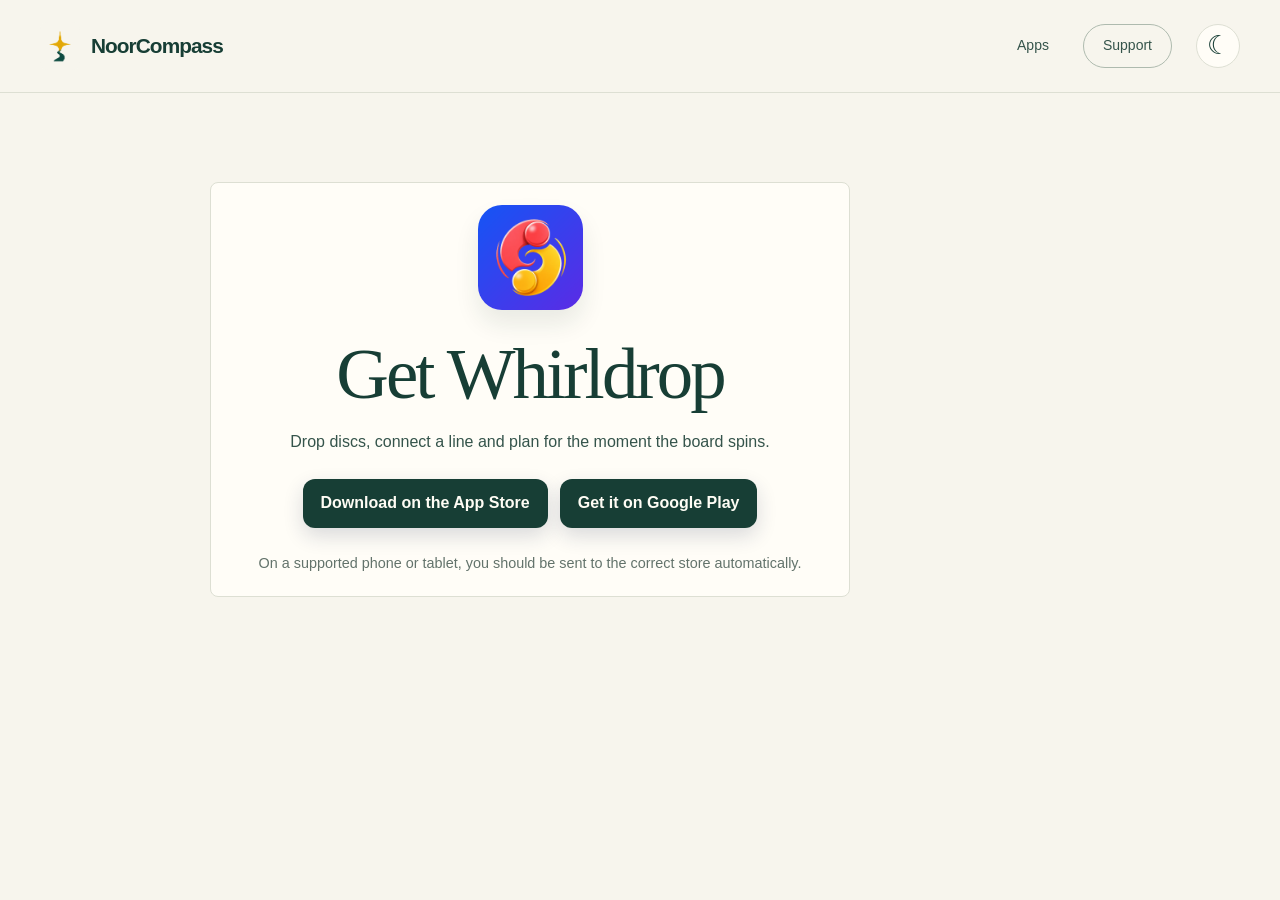
<file: whirldrop-download/index.html>
<!DOCTYPE html>
<html lang="en">
<head>
    <meta charset="UTF-8">
    <meta name="viewport" content="width=device-width, initial-scale=1.0">
    <meta name="description" content="Download Whirldrop for iPhone, iPad or Android.">
    <meta name="theme-color" content="#0d1532">
    <meta property="og:title" content="Download Whirldrop">
    <meta property="og:description" content="Play Whirldrop — the drop-and-connect game where the board spins.">
    <meta property="og:type" content="website">
    <meta property="og:url" content="https://noorcompass.com/whirldrop-download/">
    <link rel="canonical" href="https://noorcompass.com/whirldrop-download/">
    <title>Download Whirldrop</title>
    <script src="/theme.js"></script>
    <link rel="stylesheet" href="/styles.css">
    <script>
        (() => {
            const appleUrl = 'https://apps.apple.com/app/id6782831281';
            const googleUrl = 'https://play.google.com/store/apps/details?id=com.noorcompass.whirldrop';
            const userAgent = navigator.userAgent || navigator.vendor || '';
            const isIPadOS = navigator.platform === 'MacIntel' && navigator.maxTouchPoints > 1;

            if (/Android/i.test(userAgent)) {
                window.location.replace(googleUrl);
            } else if (/iPad|iPhone|iPod/i.test(userAgent) || isIPadOS) {
                window.location.replace(appleUrl);
            }
        })();
    </script>
    <link rel="icon" href="/favicon.ico?v=2" sizes="16x16 32x32 48x48">
    <link rel="icon" type="image/png" sizes="32x32" href="/favicon-32.png?v=2">
    <link rel="icon" type="image/png" sizes="16x16" href="/favicon-16.png?v=2">
    <link rel="apple-touch-icon" sizes="180x180" href="/apple-touch-icon.png?v=2">
</head>
<body class="document-page theme-whirldrop">
<a class="skip-link" href="#main">Skip to content</a>
<header class="site-header">
    <nav class="nav shell" aria-label="Main navigation">
        <a class="brand" href="/index.html"><img class="site-logo" src="/noorcompass-logo-final.png" width="40" height="48" alt="">NoorCompass</a>
        <div class="nav-links">
            <a href="/index.html#apps">Apps</a>
            <a href="/whirldrop-support.html">Support</a>
        </div>
            <button class="theme-toggle" type="button" aria-label="Dark mode" aria-pressed="false" hidden><span class="theme-moon" aria-hidden="true">☾</span><span class="theme-sun" aria-hidden="true">☀</span></button>
    </nav>
</header>
<main id="main" class="document-main">
    <section class="card download-card" aria-labelledby="download-title">
        <img src="/whirldrop-icon.png" alt="Whirldrop app icon" class="brand-icon" width="112" height="112">
        <h1 id="download-title">Get Whirldrop</h1>
        <p>Drop discs, connect a line and plan for the moment the board spins.</p>
        <div class="download-actions" aria-label="Choose your app store">
            <a class="button" href="https://apps.apple.com/app/id6782831281">Download on the App Store</a>
            <a class="button" href="https://play.google.com/store/apps/details?id=com.noorcompass.whirldrop">Get it on Google Play</a>
        </div>
        <p class="download-note">On a supported phone or tablet, you should be sent to the correct store automatically.</p>
    </section>
</main>
</body>
</html>
</file>
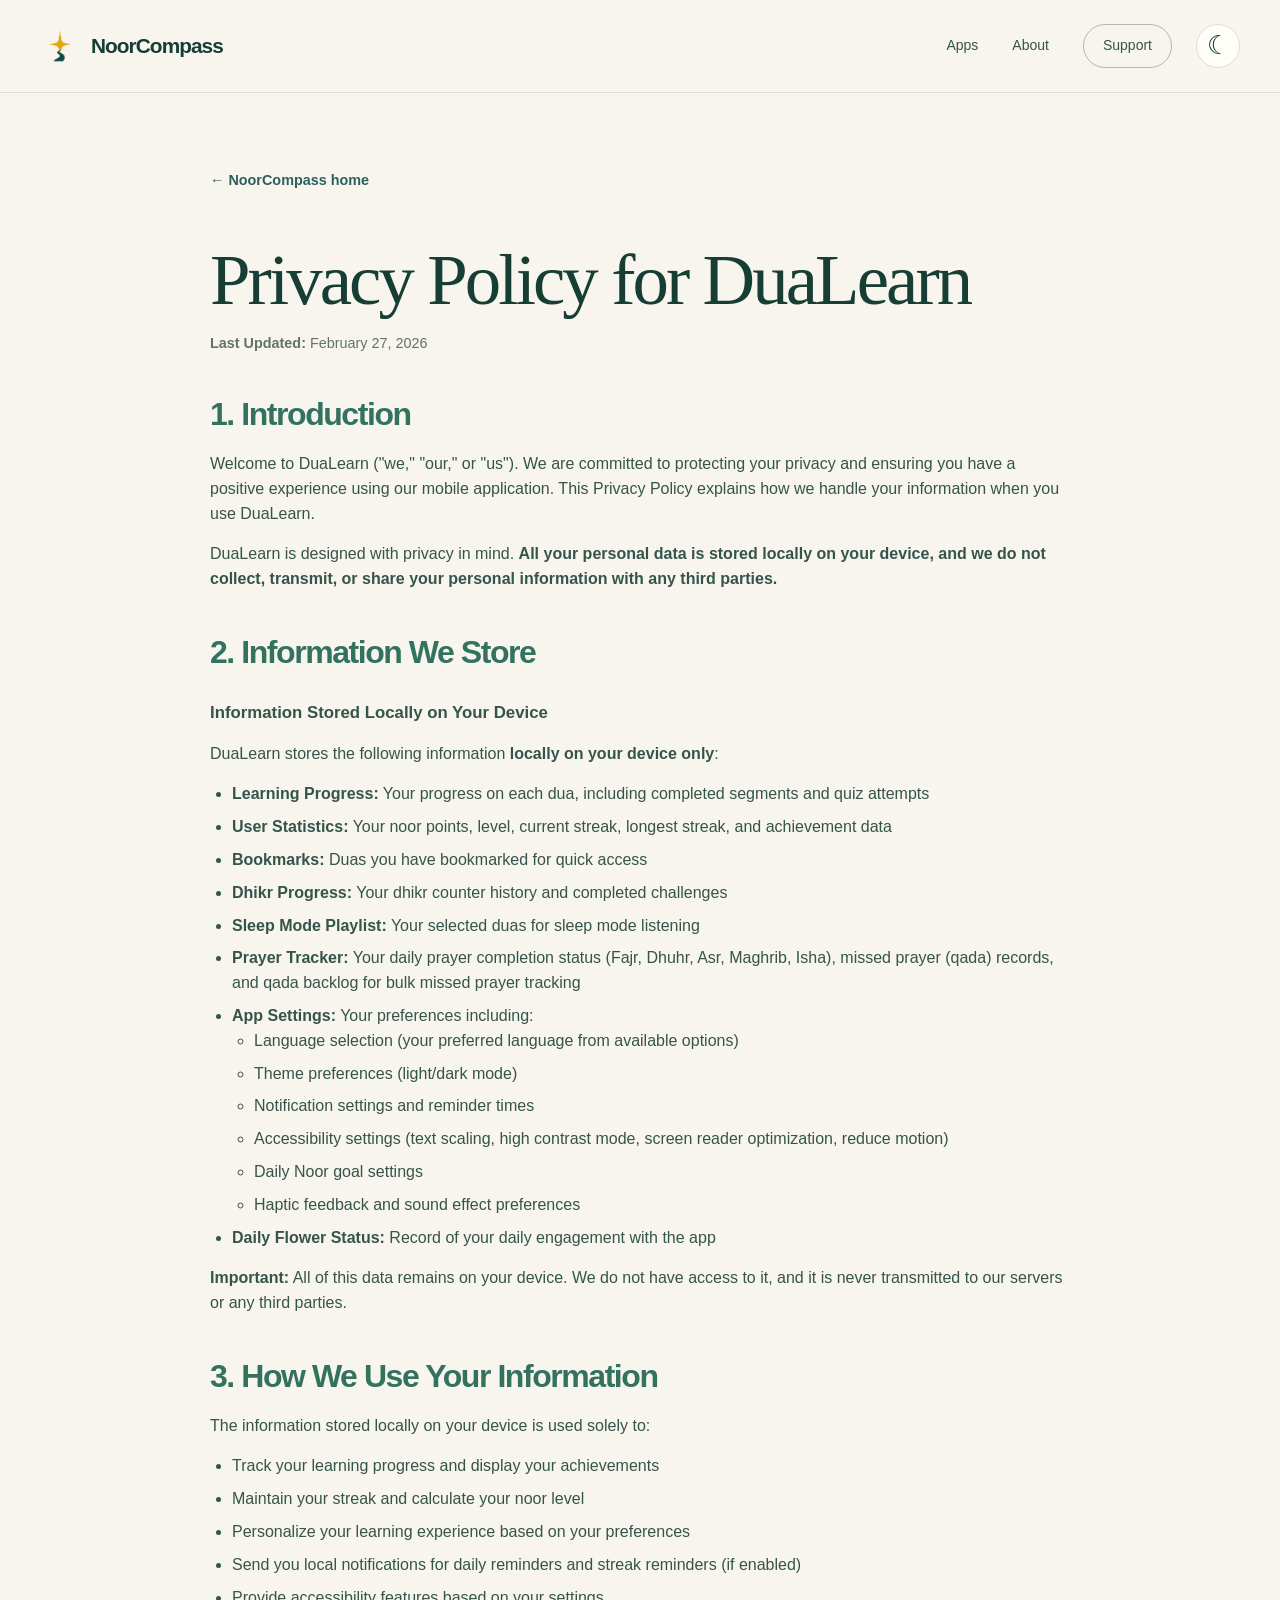
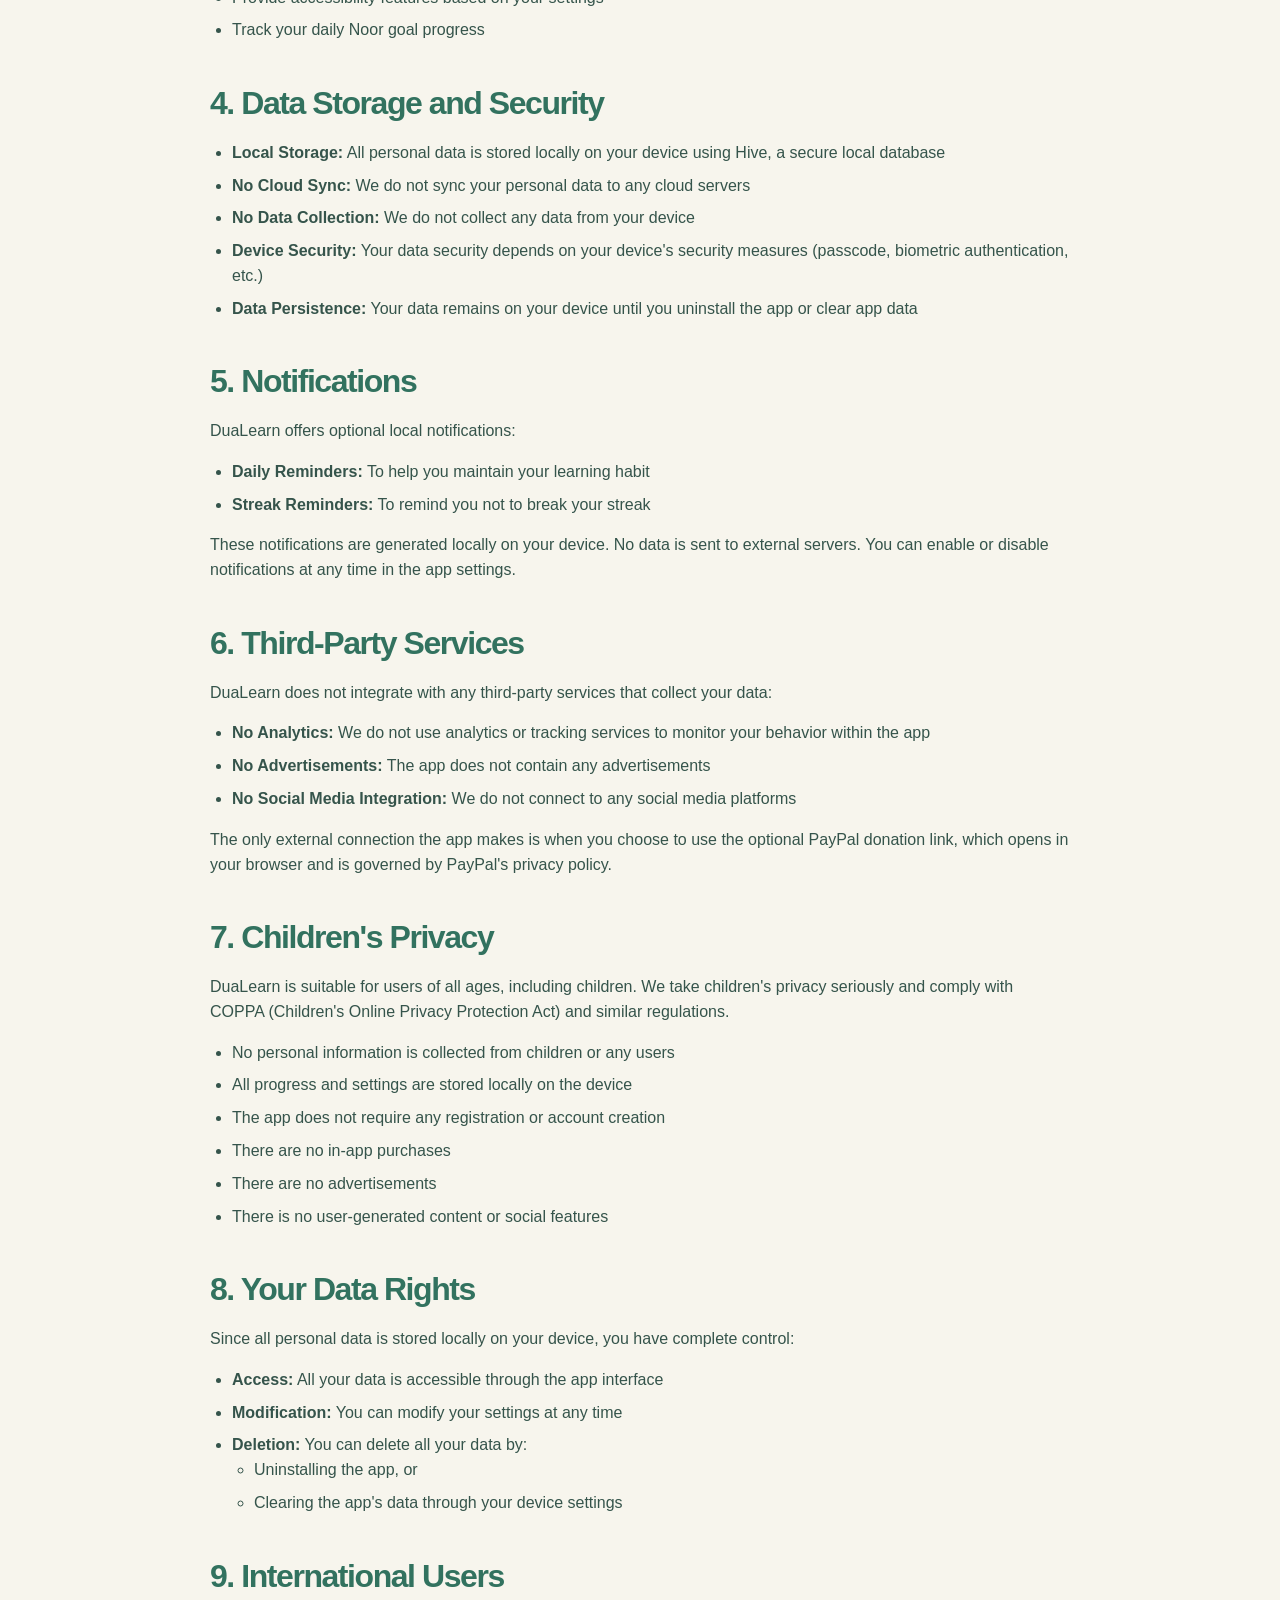
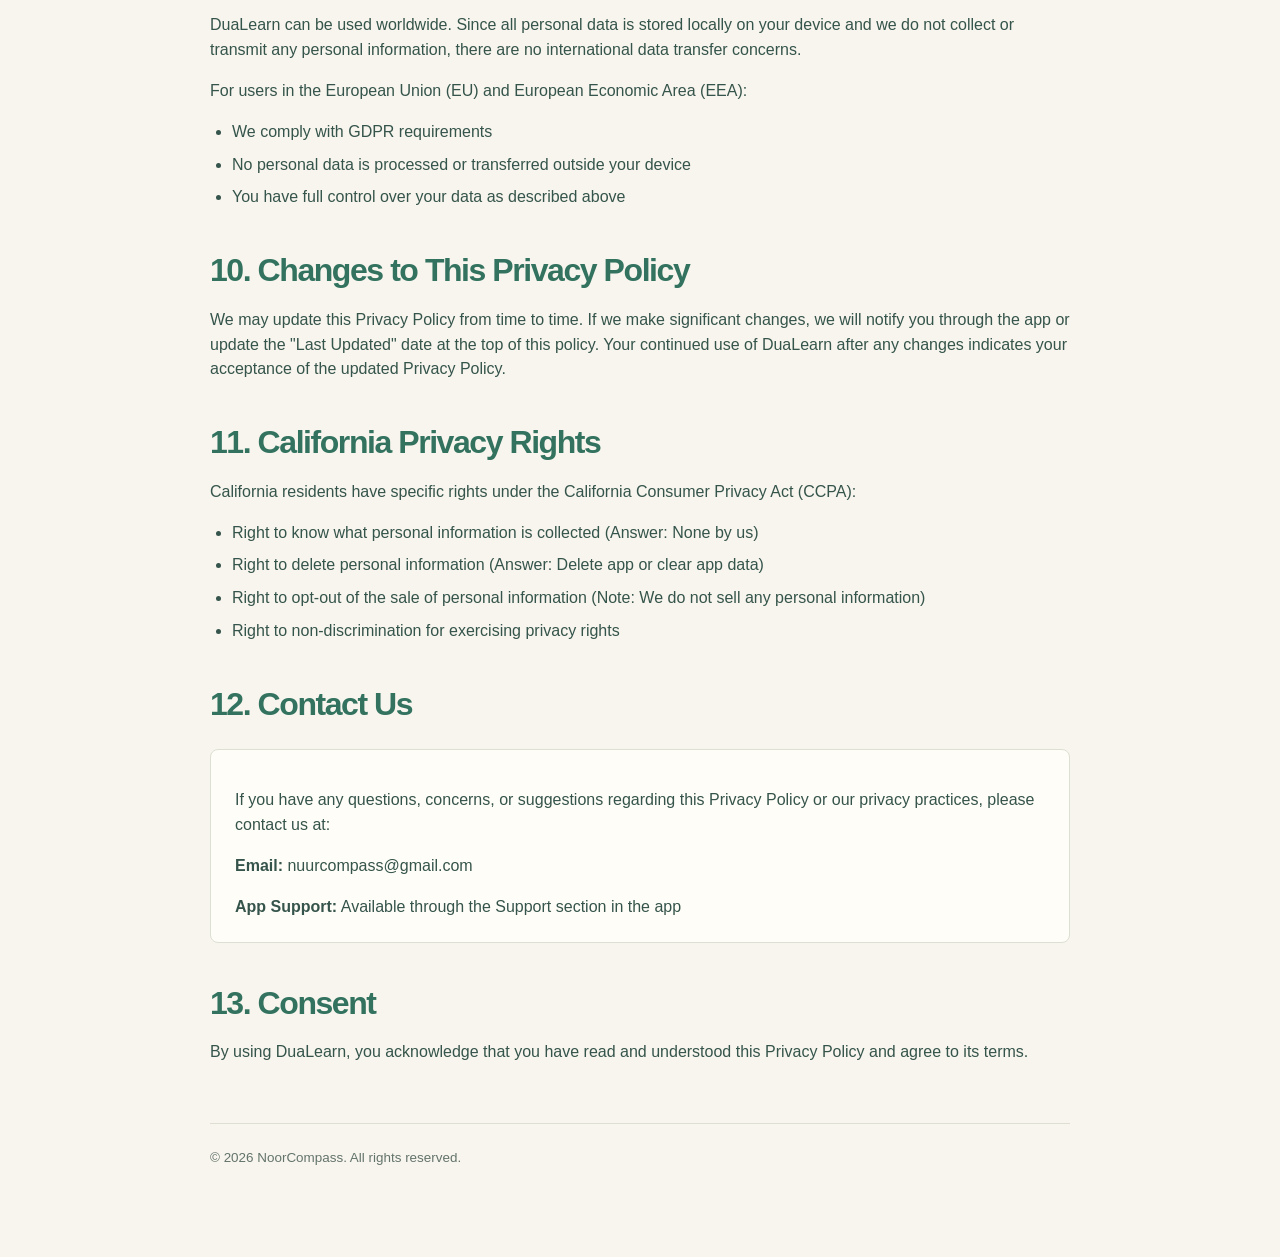
<file: dualearn-privacy.html>
<!DOCTYPE html>
<html lang="en">
<head>
    <meta charset="UTF-8">
    <meta name="viewport" content="width=device-width, initial-scale=1.0">
    <title>DuaLearn - Privacy Policy</title>
    <meta name="description" content="DuaLearn stores all personal data locally on your device. Nothing is collected, transmitted, or shared.">
    <script src="theme.js"></script>
    <link rel="stylesheet" href="styles.css">
    <meta name="theme-color" content="#f7f5ed">
    <link rel="icon" href="/favicon.ico?v=2" sizes="16x16 32x32 48x48">
    <link rel="icon" type="image/png" sizes="32x32" href="/favicon-32.png?v=2">
    <link rel="icon" type="image/png" sizes="16x16" href="/favicon-16.png?v=2">
    <link rel="apple-touch-icon" sizes="180x180" href="/apple-touch-icon.png?v=2">
</head>
<body class="document-page theme-dualearn">
<a class="skip-link" href="#main">Skip to content</a>
<header class="site-header">
    <nav class="nav shell" aria-label="Main navigation">
        <a class="brand" href="index.html"><img class="site-logo" src="noorcompass-logo-final.png" width="40" height="48" alt="">NoorCompass</a>
        <div class="nav-links">
            <a href="index.html#apps">Apps</a>
            <a href="index.html#about">About</a>
            <a href="index.html#support">Support</a>
        </div>
            <button class="theme-toggle" type="button" aria-label="Dark mode" aria-pressed="false" hidden><span class="theme-moon" aria-hidden="true">☾</span><span class="theme-sun" aria-hidden="true">☀</span></button>
    </nav>
</header>
<main id="main" class="document-main">
    <nav class="page-nav"><a href="index.html">← NoorCompass home</a></nav>
    <h1>Privacy Policy for DuaLearn</h1>
    <p class="last-updated"><strong>Last Updated:</strong> February 27, 2026</p>

    <div class="section">
        <h2>1. Introduction</h2>
        <p>Welcome to DuaLearn ("we," "our," or "us"). We are committed to protecting your privacy and ensuring you have a positive experience using our mobile application. This Privacy Policy explains how we handle your information when you use DuaLearn.</p>
        <p>DuaLearn is designed with privacy in mind. <strong>All your personal data is stored locally on your device, and we do not collect, transmit, or share your personal information with any third parties.</strong></p>
    </div>

    <div class="section">
        <h2>2. Information We Store</h2>

        <h3>Information Stored Locally on Your Device</h3>
        <p>DuaLearn stores the following information <strong>locally on your device only</strong>:</p>
        <ul>
            <li><strong>Learning Progress:</strong> Your progress on each dua, including completed segments and quiz attempts</li>
            <li><strong>User Statistics:</strong> Your noor points, level, current streak, longest streak, and achievement data</li>
            <li><strong>Bookmarks:</strong> Duas you have bookmarked for quick access</li>
            <li><strong>Dhikr Progress:</strong> Your dhikr counter history and completed challenges</li>
            <li><strong>Sleep Mode Playlist:</strong> Your selected duas for sleep mode listening</li>
            <li><strong>Prayer Tracker:</strong> Your daily prayer completion status (Fajr, Dhuhr, Asr, Maghrib, Isha), missed prayer (qada) records, and qada backlog for bulk missed prayer tracking</li>
            <li><strong>App Settings:</strong> Your preferences including:
                <ul>
                    <li>Language selection (your preferred language from available options)</li>
                    <li>Theme preferences (light/dark mode)</li>
                    <li>Notification settings and reminder times</li>
                    <li>Accessibility settings (text scaling, high contrast mode, screen reader optimization, reduce motion)</li>
                    <li>Daily Noor goal settings</li>
                    <li>Haptic feedback and sound effect preferences</li>
                </ul>
            </li>
            <li><strong>Daily Flower Status:</strong> Record of your daily engagement with the app</li>
        </ul>
        <p><strong>Important:</strong> All of this data remains on your device. We do not have access to it, and it is never transmitted to our servers or any third parties.</p>
    </div>

    <div class="section">
        <h2>3. How We Use Your Information</h2>
        <p>The information stored locally on your device is used solely to:</p>
        <ul>
            <li>Track your learning progress and display your achievements</li>
            <li>Maintain your streak and calculate your noor level</li>
            <li>Personalize your learning experience based on your preferences</li>
            <li>Send you local notifications for daily reminders and streak reminders (if enabled)</li>
            <li>Provide accessibility features based on your settings</li>
            <li>Track your daily Noor goal progress</li>
        </ul>
    </div>

    <div class="section">
        <h2>4. Data Storage and Security</h2>
        <ul>
            <li><strong>Local Storage:</strong> All personal data is stored locally on your device using Hive, a secure local database</li>
            <li><strong>No Cloud Sync:</strong> We do not sync your personal data to any cloud servers</li>
            <li><strong>No Data Collection:</strong> We do not collect any data from your device</li>
            <li><strong>Device Security:</strong> Your data security depends on your device's security measures (passcode, biometric authentication, etc.)</li>
            <li><strong>Data Persistence:</strong> Your data remains on your device until you uninstall the app or clear app data</li>
        </ul>
    </div>

    <div class="section">
        <h2>5. Notifications</h2>
        <p>DuaLearn offers optional local notifications:</p>
        <ul>
            <li><strong>Daily Reminders:</strong> To help you maintain your learning habit</li>
            <li><strong>Streak Reminders:</strong> To remind you not to break your streak</li>
        </ul>
        <p>These notifications are generated locally on your device. No data is sent to external servers. You can enable or disable notifications at any time in the app settings.</p>
    </div>

    <div class="section">
        <h2>6. Third-Party Services</h2>
        <p>DuaLearn does not integrate with any third-party services that collect your data:</p>
        <ul>
            <li><strong>No Analytics:</strong> We do not use analytics or tracking services to monitor your behavior within the app</li>
            <li><strong>No Advertisements:</strong> The app does not contain any advertisements</li>
            <li><strong>No Social Media Integration:</strong> We do not connect to any social media platforms</li>
        </ul>
        <p>The only external connection the app makes is when you choose to use the optional PayPal donation link, which opens in your browser and is governed by PayPal's privacy policy.</p>
    </div>

    <div class="section">
        <h2>7. Children's Privacy</h2>
        <p>DuaLearn is suitable for users of all ages, including children. We take children's privacy seriously and comply with COPPA (Children's Online Privacy Protection Act) and similar regulations.</p>
        <ul>
            <li>No personal information is collected from children or any users</li>
            <li>All progress and settings are stored locally on the device</li>
            <li>The app does not require any registration or account creation</li>
            <li>There are no in-app purchases</li>
            <li>There are no advertisements</li>
            <li>There is no user-generated content or social features</li>
        </ul>
    </div>

    <div class="section">
        <h2>8. Your Data Rights</h2>
        <p>Since all personal data is stored locally on your device, you have complete control:</p>
        <ul>
            <li><strong>Access:</strong> All your data is accessible through the app interface</li>
            <li><strong>Modification:</strong> You can modify your settings at any time</li>
            <li><strong>Deletion:</strong> You can delete all your data by:
                <ul>
                    <li>Uninstalling the app, or</li>
                    <li>Clearing the app's data through your device settings</li>
                </ul>
            </li>
        </ul>
    </div>

    <div class="section">
        <h2>9. International Users</h2>
        <p>DuaLearn can be used worldwide. Since all personal data is stored locally on your device and we do not collect or transmit any personal information, there are no international data transfer concerns.</p>
        <p>For users in the European Union (EU) and European Economic Area (EEA):</p>
        <ul>
            <li>We comply with GDPR requirements</li>
            <li>No personal data is processed or transferred outside your device</li>
            <li>You have full control over your data as described above</li>
        </ul>
    </div>

    <div class="section">
        <h2>10. Changes to This Privacy Policy</h2>
        <p>We may update this Privacy Policy from time to time. If we make significant changes, we will notify you through the app or update the "Last Updated" date at the top of this policy. Your continued use of DuaLearn after any changes indicates your acceptance of the updated Privacy Policy.</p>
    </div>

    <div class="section">
        <h2>11. California Privacy Rights</h2>
        <p>California residents have specific rights under the California Consumer Privacy Act (CCPA):</p>
        <ul>
            <li>Right to know what personal information is collected (Answer: None by us)</li>
            <li>Right to delete personal information (Answer: Delete app or clear app data)</li>
            <li>Right to opt-out of the sale of personal information (Note: We do not sell any personal information)</li>
            <li>Right to non-discrimination for exercising privacy rights</li>
        </ul>
    </div>

    <div class="section">
        <h2>12. Contact Us</h2>
        <div class="contact-info">
            <p>If you have any questions, concerns, or suggestions regarding this Privacy Policy or our privacy practices, please contact us at:</p>
            <p><strong>Email:</strong> nuurcompass@gmail.com</p>
            <p><strong>App Support:</strong> Available through the Support section in the app</p>
        </div>
    </div>

    <div class="section">
        <h2>13. Consent</h2>
        <p>By using DuaLearn, you acknowledge that you have read and understood this Privacy Policy and agree to its terms.</p>
    </div>

    <footer>© 2026 NoorCompass. All rights reserved.</footer>
</main>
</body>
</html>
</file>
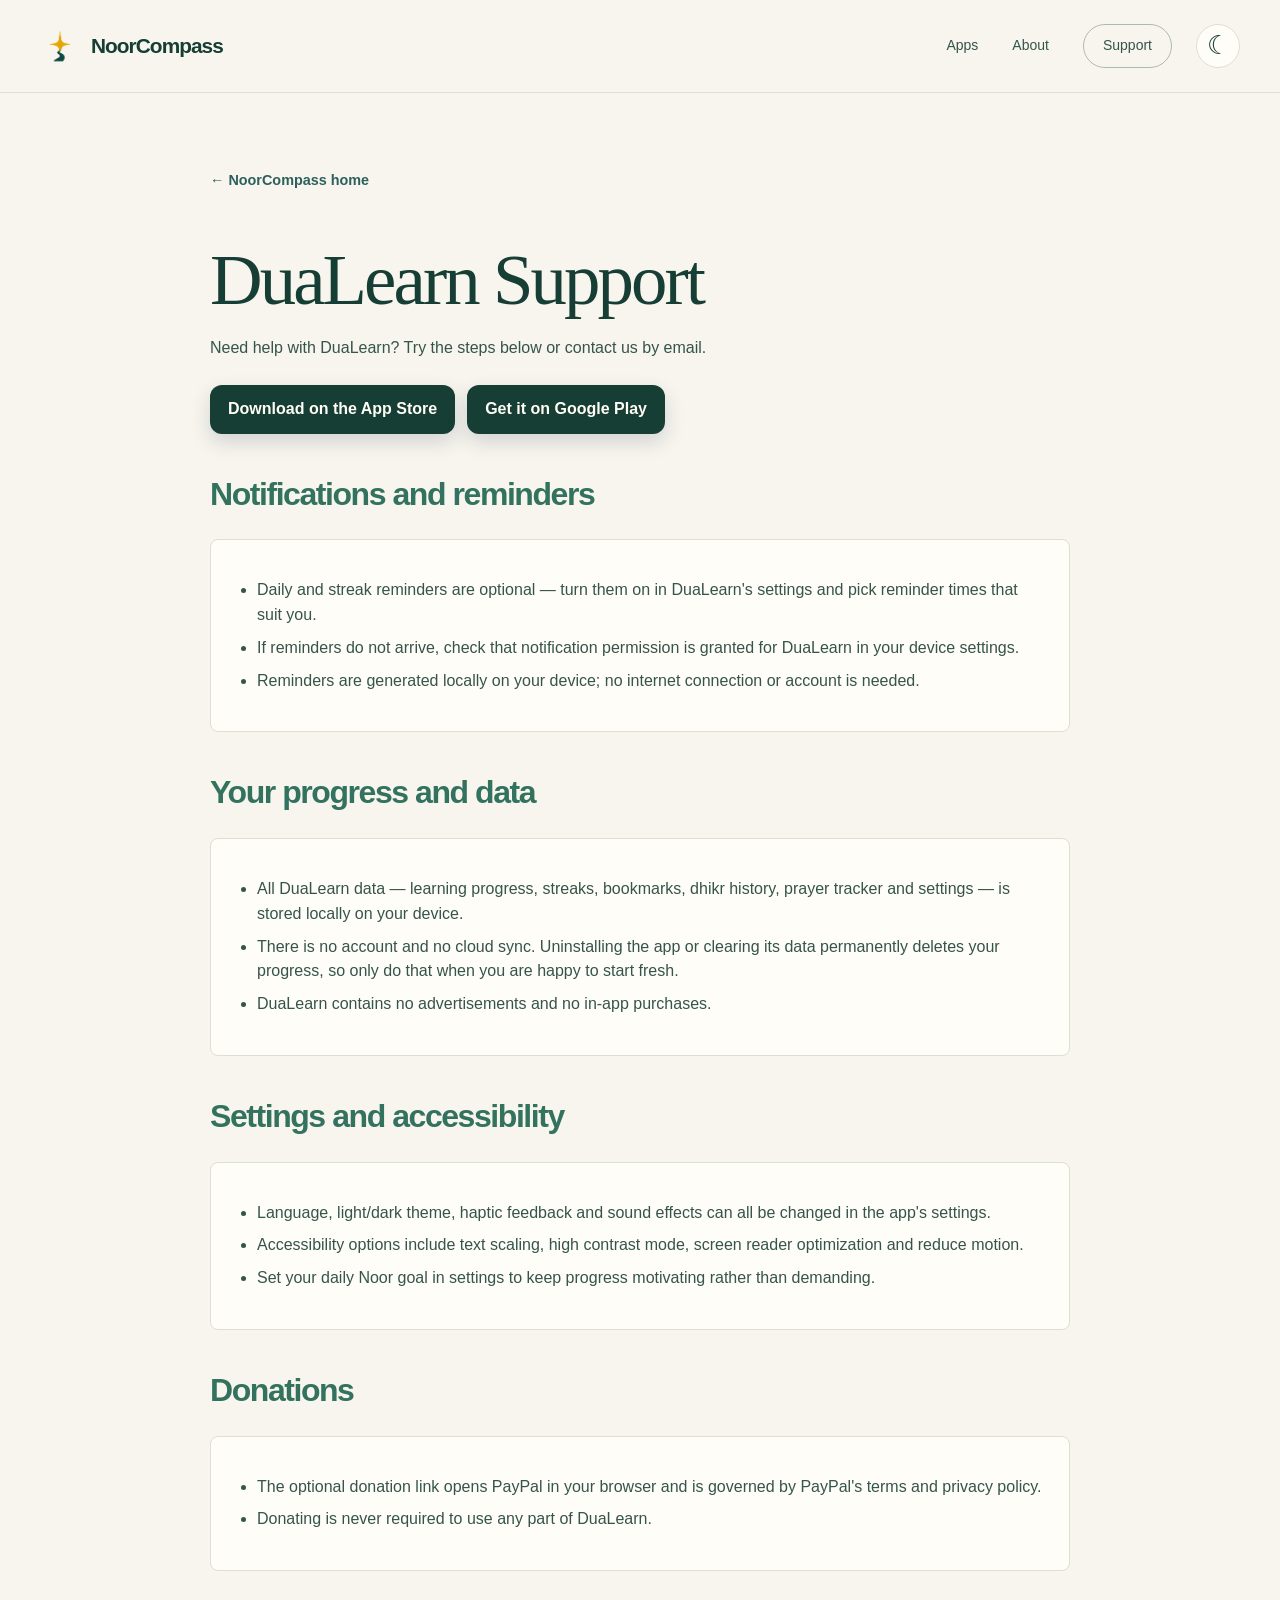
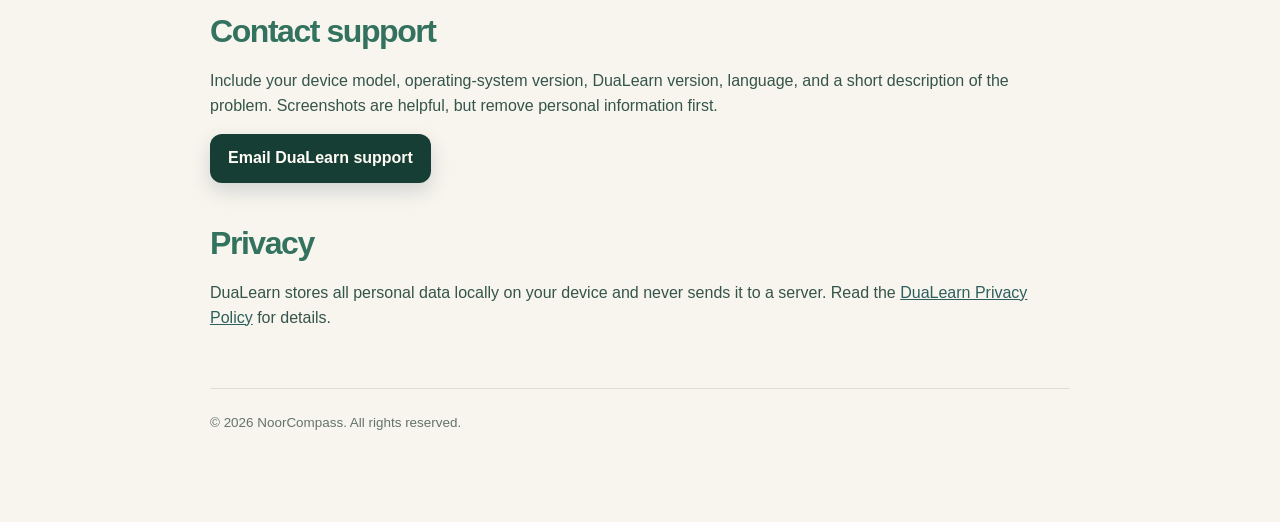
<file: dualearn-support.html>
<!DOCTYPE html>
<html lang="en">
<head>
    <meta charset="UTF-8">
    <meta name="viewport" content="width=device-width, initial-scale=1.0">
    <meta name="description" content="Support and troubleshooting for DuaLearn.">
    <title>DuaLearn — Support</title>
    <script src="theme.js"></script>
    <link rel="stylesheet" href="styles.css">
    <meta name="theme-color" content="#f7f5ed">
    <link rel="icon" href="/favicon.ico?v=2" sizes="16x16 32x32 48x48">
    <link rel="icon" type="image/png" sizes="32x32" href="/favicon-32.png?v=2">
    <link rel="icon" type="image/png" sizes="16x16" href="/favicon-16.png?v=2">
    <link rel="apple-touch-icon" sizes="180x180" href="/apple-touch-icon.png?v=2">
</head>
<body class="document-page theme-dualearn">
<a class="skip-link" href="#main">Skip to content</a>
<header class="site-header">
    <nav class="nav shell" aria-label="Main navigation">
        <a class="brand" href="index.html"><img class="site-logo" src="noorcompass-logo-final.png" width="40" height="48" alt="">NoorCompass</a>
        <div class="nav-links">
            <a href="index.html#apps">Apps</a>
            <a href="index.html#about">About</a>
            <a href="index.html#support">Support</a>
        </div>
            <button class="theme-toggle" type="button" aria-label="Dark mode" aria-pressed="false" hidden><span class="theme-moon" aria-hidden="true">☾</span><span class="theme-sun" aria-hidden="true">☀</span></button>
    </nav>
</header>
<main id="main" class="document-main">
    <nav class="page-nav"><a href="index.html">← NoorCompass home</a></nav>
    <h1>DuaLearn Support</h1>
    <p>Need help with DuaLearn? Try the steps below or contact us by email.</p>
    <div class="download-actions" aria-label="Download DuaLearn">
        <a class="button" href="https://apps.apple.com/app/dualearn/id6756082504" target="_blank" rel="noopener">Download on the App Store</a>
        <a class="button" href="https://play.google.com/store/apps/details?id=com.dualearn.app" target="_blank" rel="noopener">Get it on Google Play</a>
    </div>

    <h2>Notifications and reminders</h2>
    <div class="card">
        <ul>
            <li>Daily and streak reminders are optional — turn them on in DuaLearn's settings and pick reminder times that suit you.</li>
            <li>If reminders do not arrive, check that notification permission is granted for DuaLearn in your device settings.</li>
            <li>Reminders are generated locally on your device; no internet connection or account is needed.</li>
        </ul>
    </div>

    <h2>Your progress and data</h2>
    <div class="card">
        <ul>
            <li>All DuaLearn data — learning progress, streaks, bookmarks, dhikr history, prayer tracker and settings — is stored locally on your device.</li>
            <li>There is no account and no cloud sync. Uninstalling the app or clearing its data permanently deletes your progress, so only do that when you are happy to start fresh.</li>
            <li>DuaLearn contains no advertisements and no in-app purchases.</li>
        </ul>
    </div>

    <h2>Settings and accessibility</h2>
    <div class="card">
        <ul>
            <li>Language, light/dark theme, haptic feedback and sound effects can all be changed in the app's settings.</li>
            <li>Accessibility options include text scaling, high contrast mode, screen reader optimization and reduce motion.</li>
            <li>Set your daily Noor goal in settings to keep progress motivating rather than demanding.</li>
        </ul>
    </div>

    <h2>Donations</h2>
    <div class="card">
        <ul>
            <li>The optional donation link opens PayPal in your browser and is governed by PayPal's terms and privacy policy.</li>
            <li>Donating is never required to use any part of DuaLearn.</li>
        </ul>
    </div>

    <h2>Contact support</h2>
    <p>Include your device model, operating-system version, DuaLearn version, language, and a short description of the problem. Screenshots are helpful, but remove personal information first.</p>
    <p><a class="button" href="mailto:nuurcompass@gmail.com?subject=DuaLearn%20support%20request&amp;body=Device%20model%3A%0AOperating%20system%20version%3A%0ADuaLearn%20version%3A%0ALanguage%3A%0A%0ADescription%3A">Email DuaLearn support</a></p>

    <h2>Privacy</h2>
    <p>DuaLearn stores all personal data locally on your device and never sends it to a server. Read the <a href="dualearn-privacy.html">DuaLearn Privacy Policy</a> for details.</p>

    <footer>© 2026 NoorCompass. All rights reserved.</footer>
</main>
</body>
</html>
</file>
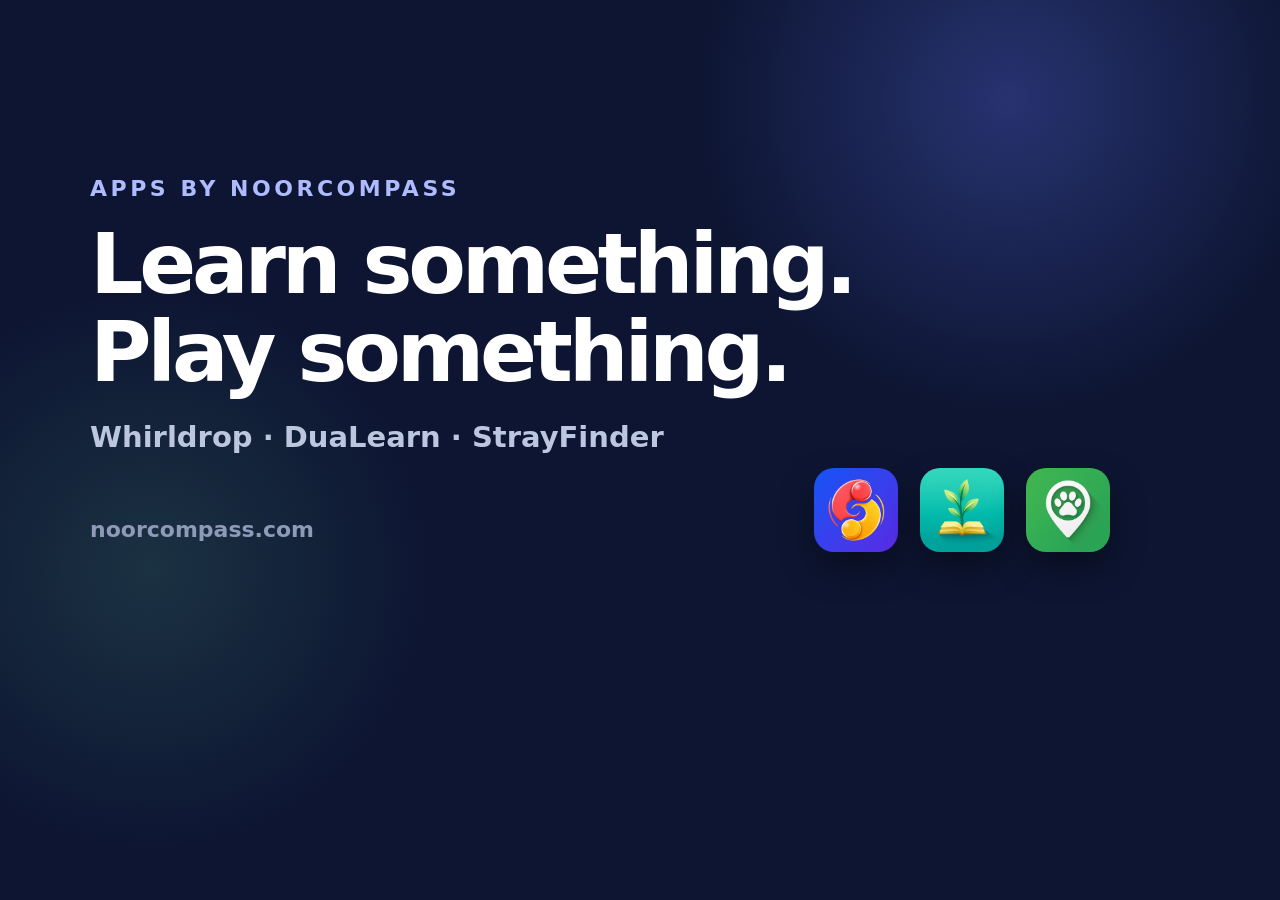
<file: og-image.html>
<!DOCTYPE html>
<html lang="en">
<head>
<meta charset="UTF-8">
<title>NoorCompass — social card source</title>
<style>
    html, body { margin: 0; padding: 0; }
    body {
        width: 1200px;
        height: 630px;
        overflow: hidden;
        position: relative;
        background: #0d1532;
        font-family: -apple-system, BlinkMacSystemFont, "Segoe UI", system-ui, sans-serif;
    }
    .glow-a { position: absolute; top: -260px; right: -170px; width: 720px; height: 720px; background: radial-gradient(circle, rgba(99, 119, 255, .30), transparent 62%); }
    .glow-b { position: absolute; bottom: -260px; left: -170px; width: 640px; height: 640px; background: radial-gradient(circle, rgba(77, 154, 125, .22), transparent 62%); }
    .wrap { position: absolute; inset: 0; padding: 0 90px; display: flex; flex-direction: column; justify-content: center; }
    .eyebrow { margin: 0 0 20px; color: #aebcff; font-size: 22px; font-weight: 800; letter-spacing: .16em; text-transform: uppercase; }
    h1 { margin: 0 0 24px; color: #ffffff; font-size: 84px; font-weight: 800; letter-spacing: -.05em; line-height: 1.04; }
    .tag { margin: 0; color: #bdc6df; font-size: 29px; font-weight: 600; }
    .icons { position: absolute; right: 90px; bottom: 78px; display: flex; gap: 22px; }
    .icons img { width: 84px; height: 84px; border-radius: 20px; box-shadow: 0 16px 34px rgba(0, 0, 0, .38); object-fit: cover; }
    .url { position: absolute; left: 90px; bottom: 88px; color: #8f9ab8; font-size: 22px; font-weight: 700; }
</style>
    <link rel="icon" href="/favicon.ico?v=2" sizes="16x16 32x32 48x48">
    <link rel="icon" type="image/png" sizes="32x32" href="/favicon-32.png?v=2">
    <link rel="icon" type="image/png" sizes="16x16" href="/favicon-16.png?v=2">
    <link rel="apple-touch-icon" sizes="180x180" href="/apple-touch-icon.png?v=2">
</head>
<body>
    <div class="glow-a"></div>
    <div class="glow-b"></div>
    <div class="wrap">
        <p class="eyebrow">Apps by NoorCompass</p>
        <h1>Learn something.<br>Play something.</h1>
        <p class="tag">Whirldrop &middot; DuaLearn &middot; StrayFinder</p>
    </div>
    <div class="icons">
        <img src="whirldrop-icon.png" alt="Whirldrop">
        <img src="app_icon.png" alt="DuaLearn">
        <img src="strayfinder-icon.png" alt="StrayFinder">
    </div>
    <div class="url">noorcompass.com</div>
</body>
</html>
</file>
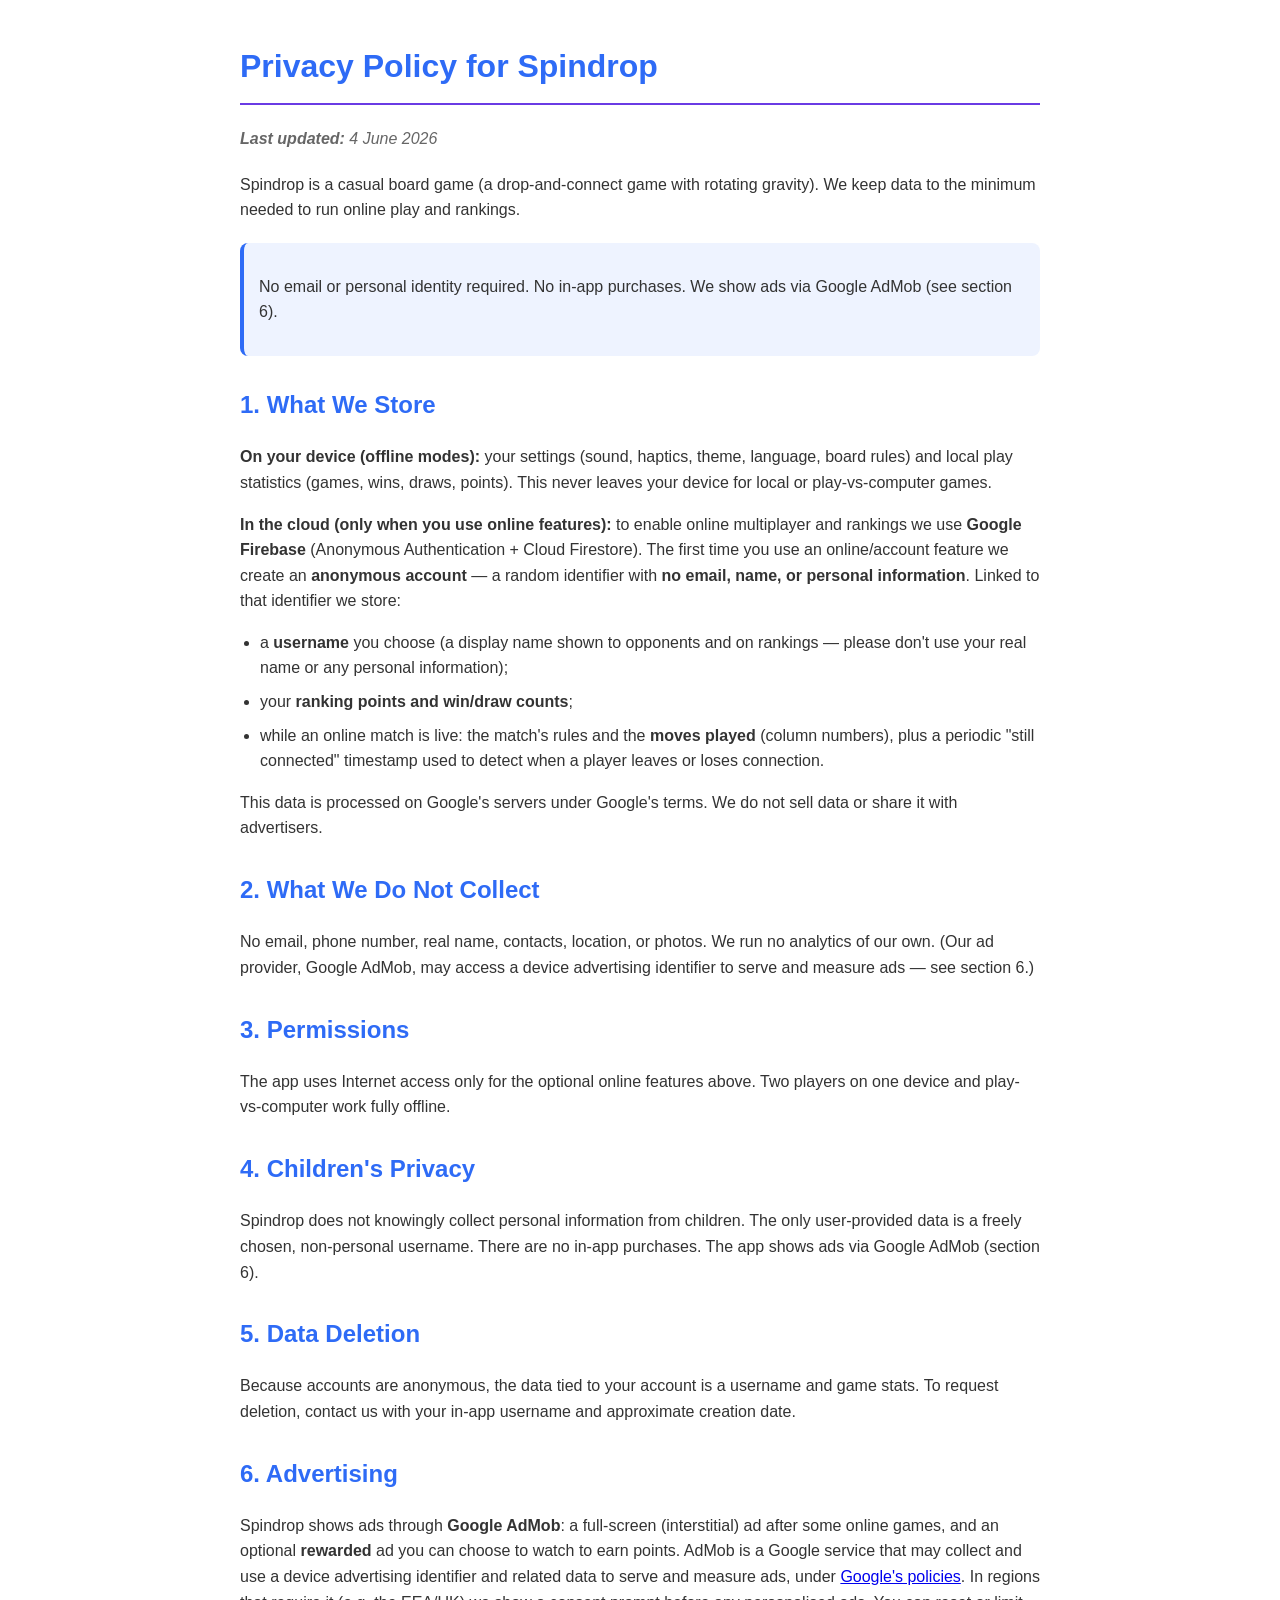
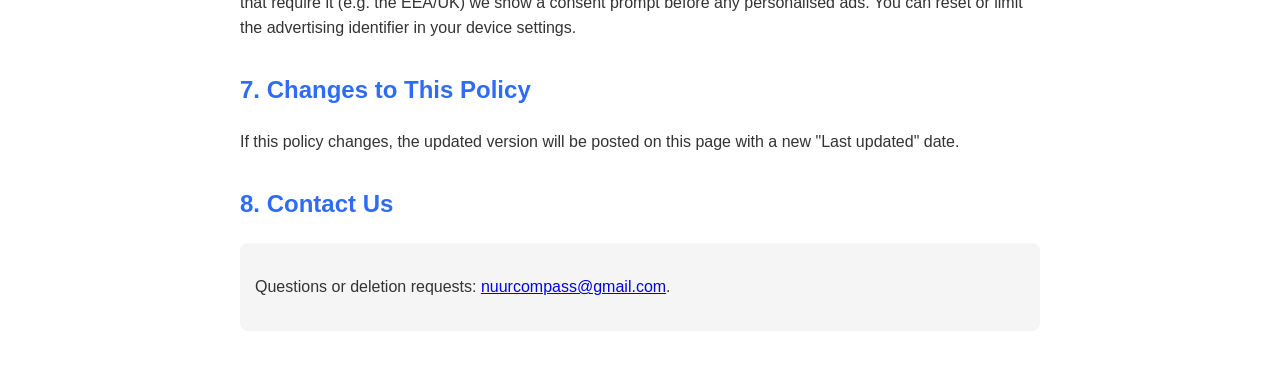
<file: spindrop-privacy.html>
<!DOCTYPE html>
<html lang="en">
<head>
    <meta charset="UTF-8">
    <meta name="viewport" content="width=device-width, initial-scale=1.0">
    <title>Spindrop - Privacy Policy</title>
    <style>
        body {
            font-family: -apple-system, BlinkMacSystemFont, 'Segoe UI', Roboto, 'Helvetica Neue', Arial, sans-serif;
            line-height: 1.6;
            color: #333;
            max-width: 800px;
            margin: 0 auto;
            padding: 20px;
        }
        h1 { color: #2E6BF6; border-bottom: 2px solid #6A3BE4; padding-bottom: 10px; }
        h2 { color: #2E6BF6; margin-top: 30px; }
        .last-updated { color: #666; font-style: italic; margin-bottom: 20px; }
        .section { margin-bottom: 20px; }
        ul { padding-left: 20px; }
        li { margin-bottom: 8px; }
        .contact-info { background: #f5f5f5; padding: 15px; border-radius: 8px; margin-top: 20px; }
        .important { background: #eef3ff; padding: 15px; border-left: 4px solid #2E6BF6; margin: 20px 0; border-radius: 8px; }
    </style>
</head>
<body>
    <h1>Privacy Policy for Spindrop</h1>
    <p class="last-updated"><strong>Last updated:</strong> 4 June 2026</p>

    <div class="section">
        <p>Spindrop is a casual board game (a drop-and-connect game with rotating
        gravity). We keep data to the minimum needed to run online play and
        rankings.</p>
    </div>

    <div class="important">
        <p>No email or personal identity required. No in-app purchases. We show
        ads via Google AdMob (see section 6).</p>
    </div>

    <div class="section">
        <h2>1. What We Store</h2>
        <p><strong>On your device (offline modes):</strong> your settings (sound,
        haptics, theme, language, board rules) and local play statistics (games,
        wins, draws, points). This never leaves your device for local or
        play-vs-computer games.</p>
        <p><strong>In the cloud (only when you use online features):</strong> to
        enable online multiplayer and rankings we use <strong>Google Firebase</strong>
        (Anonymous Authentication + Cloud Firestore). The first time you use an
        online/account feature we create an <strong>anonymous account</strong> — a
        random identifier with <strong>no email, name, or personal
        information</strong>. Linked to that identifier we store:</p>
        <ul>
            <li>a <strong>username</strong> you choose (a display name shown to
            opponents and on rankings — please don't use your real name or any
            personal information);</li>
            <li>your <strong>ranking points and win/draw counts</strong>;</li>
            <li>while an online match is live: the match's rules and the
            <strong>moves played</strong> (column numbers), plus a periodic
            "still connected" timestamp used to detect when a player leaves or
            loses connection.</li>
        </ul>
        <p>This data is processed on Google's servers under Google's terms. We do
        not sell data or share it with advertisers.</p>
    </div>

    <div class="section">
        <h2>2. What We Do Not Collect</h2>
        <p>No email, phone number, real name, contacts, location, or photos. We
        run no analytics of our own. (Our ad provider, Google AdMob, may access a
        device advertising identifier to serve and measure ads — see section 6.)</p>
    </div>

    <div class="section">
        <h2>3. Permissions</h2>
        <p>The app uses Internet access only for the optional online features
        above. Two players on one device and play-vs-computer work fully offline.</p>
    </div>

    <div class="section">
        <h2>4. Children's Privacy</h2>
        <p>Spindrop does not knowingly collect personal information from children.
        The only user-provided data is a freely chosen, non-personal username.
        There are no in-app purchases. The app shows ads via Google AdMob
        (section 6).</p>
    </div>

    <div class="section">
        <h2>5. Data Deletion</h2>
        <p>Because accounts are anonymous, the data tied to your account is a
        username and game stats. To request deletion, contact us with your in-app
        username and approximate creation date.</p>
    </div>

    <div class="section">
        <h2>6. Advertising</h2>
        <p>Spindrop shows ads through <strong>Google AdMob</strong>: a full-screen
        (interstitial) ad after some online games, and an optional
        <strong>rewarded</strong> ad you can choose to watch to earn points. AdMob
        is a Google service that may collect and use a device advertising
        identifier and related data to serve and measure ads, under
        <a href="https://policies.google.com/technologies/partner-sites">Google's
        policies</a>. In regions that require it (e.g. the EEA/UK) we show a
        consent prompt before any personalised ads. You can reset or limit the
        advertising identifier in your device settings.</p>
    </div>

    <div class="section">
        <h2>7. Changes to This Policy</h2>
        <p>If this policy changes, the updated version will be posted on this page
        with a new "Last updated" date.</p>
    </div>

    <div class="section">
        <h2>8. Contact Us</h2>
        <div class="contact-info">
            <p>Questions or deletion requests:
            <a href="mailto:nuurcompass@gmail.com">nuurcompass@gmail.com</a>.</p>
        </div>
    </div>
</body>
</html>
</file>
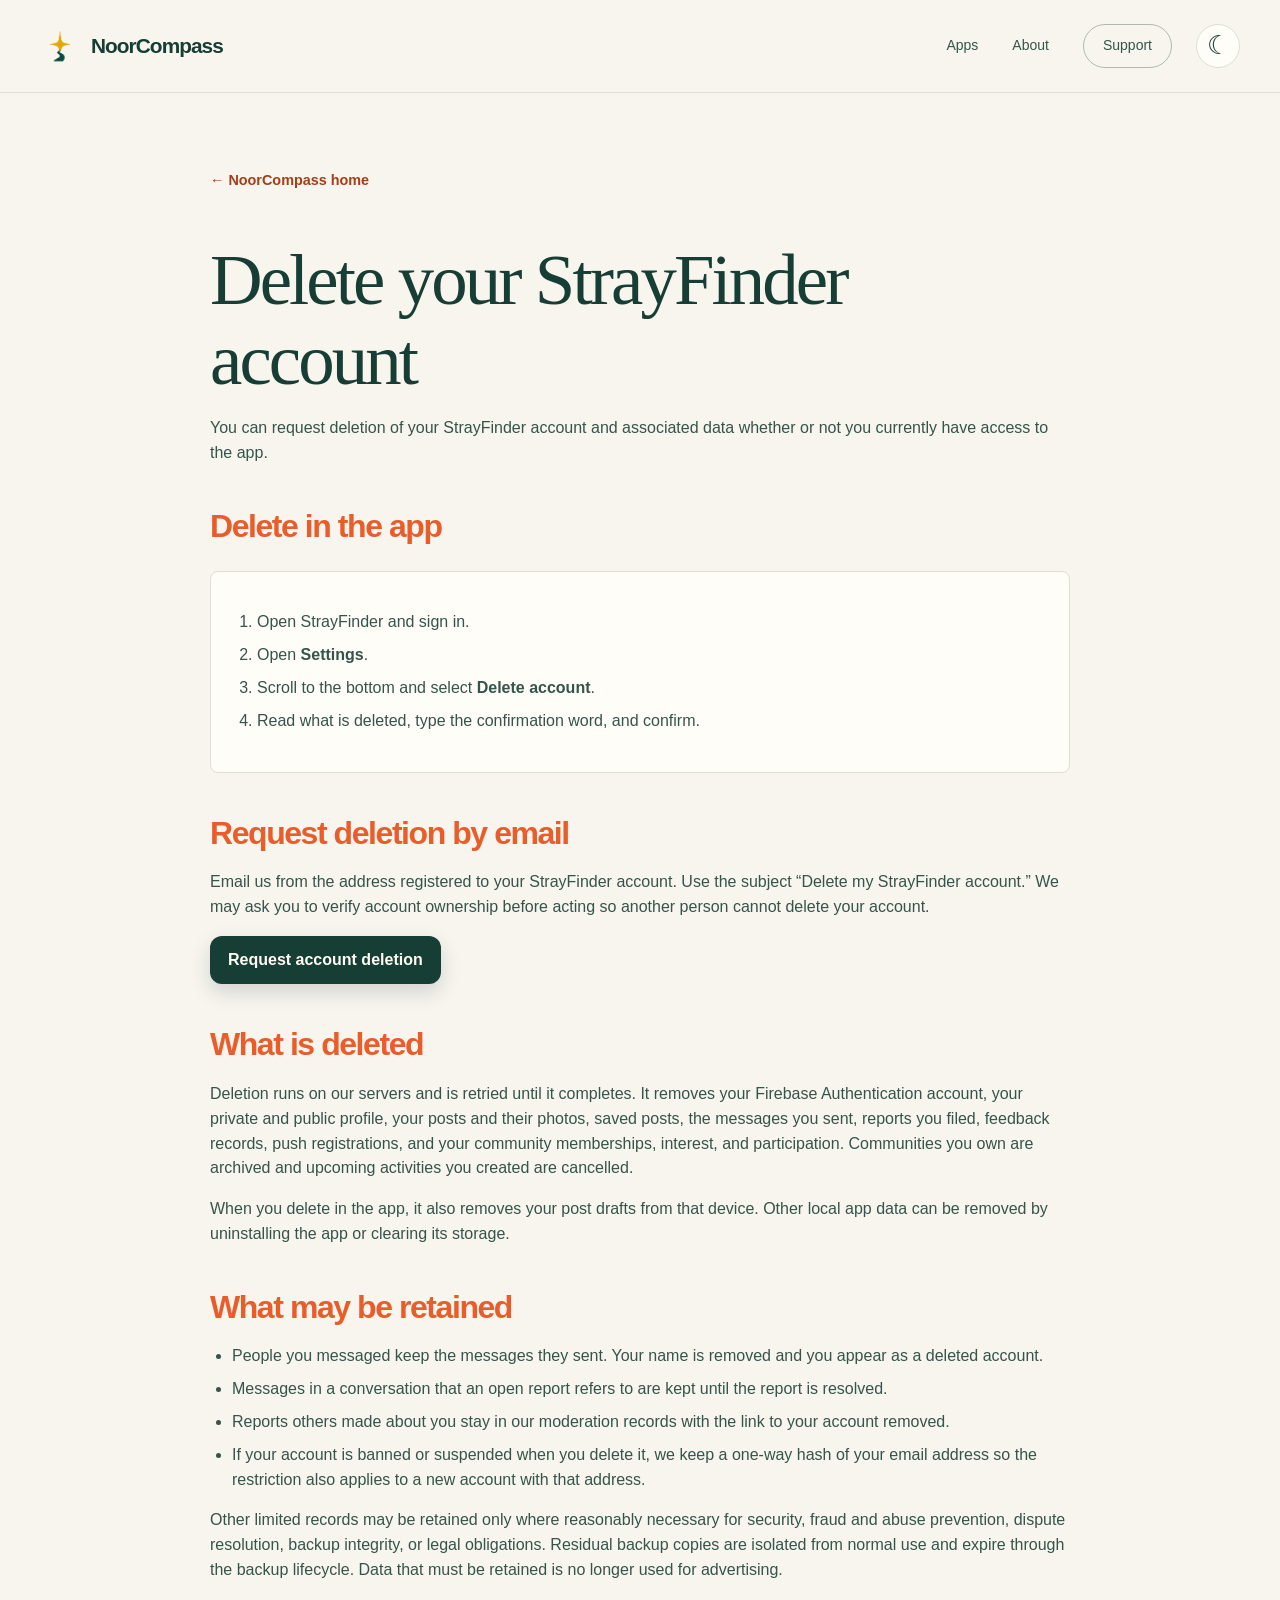
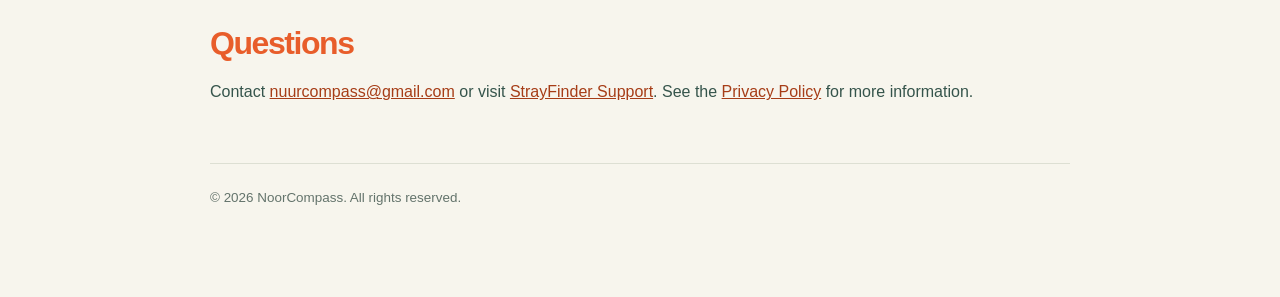
<file: strayfinder-account-deletion.html>
<!DOCTYPE html>
<html lang="en">
<head>
    <meta charset="UTF-8">
    <meta name="viewport" content="width=device-width, initial-scale=1.0">
    <meta name="description" content="Request deletion of a StrayFinder account and associated data.">
    <title>StrayFinder — Delete Your Account</title>
    <script src="theme.js"></script>
    <link rel="stylesheet" href="styles.css">
    <meta name="theme-color" content="#f7f5ed">
    <link rel="icon" href="/favicon.ico?v=2" sizes="16x16 32x32 48x48">
    <link rel="icon" type="image/png" sizes="32x32" href="/favicon-32.png?v=2">
    <link rel="icon" type="image/png" sizes="16x16" href="/favicon-16.png?v=2">
    <link rel="apple-touch-icon" sizes="180x180" href="/apple-touch-icon.png?v=2">
</head>
<body class="document-page theme-strayfinder">
<a class="skip-link" href="#main">Skip to content</a>
<header class="site-header">
    <nav class="nav shell" aria-label="Main navigation">
        <a class="brand" href="index.html"><img class="site-logo" src="noorcompass-logo-final.png" width="40" height="48" alt="">NoorCompass</a>
        <div class="nav-links">
            <a href="index.html#apps">Apps</a>
            <a href="index.html#about">About</a>
            <a href="index.html#support">Support</a>
        </div>
            <button class="theme-toggle" type="button" aria-label="Dark mode" aria-pressed="false" hidden><span class="theme-moon" aria-hidden="true">☾</span><span class="theme-sun" aria-hidden="true">☀</span></button>
    </nav>
</header>
<main id="main" class="document-main">
    <nav class="page-nav"><a href="index.html">← NoorCompass home</a></nav>
    <h1>Delete your StrayFinder account</h1>
    <p>You can request deletion of your StrayFinder account and associated data whether or not you currently have access to the app.</p>

    <h2>Delete in the app</h2>
    <div class="card">
        <ol>
            <li>Open StrayFinder and sign in.</li>
            <li>Open <strong>Settings</strong>.</li>
            <li>Scroll to the bottom and select <strong>Delete account</strong>.</li>
            <li>Read what is deleted, type the confirmation word, and confirm.</li>
        </ol>
    </div>

    <h2>Request deletion by email</h2>
    <p>Email us from the address registered to your StrayFinder account. Use the subject “Delete my StrayFinder account.” We may ask you to verify account ownership before acting so another person cannot delete your account.</p>
    <p><a class="button" href="mailto:nuurcompass@gmail.com?subject=Delete%20my%20StrayFinder%20account&amp;body=Registered%20email%3A%0A%0APlease%20delete%20my%20StrayFinder%20account%20and%20associated%20data.">Request account deletion</a></p>

    <h2>What is deleted</h2>
    <p>Deletion runs on our servers and is retried until it completes. It removes your Firebase Authentication account, your private and public profile, your posts and their photos, saved posts, the messages you sent, reports you filed, feedback records, push registrations, and your community memberships, interest, and participation. Communities you own are archived and upcoming activities you created are cancelled.</p>
    <p>When you delete in the app, it also removes your post drafts from that device. Other local app data can be removed by uninstalling the app or clearing its storage.</p>

    <h2>What may be retained</h2>
    <ul>
        <li>People you messaged keep the messages they sent. Your name is removed and you appear as a deleted account.</li>
        <li>Messages in a conversation that an open report refers to are kept until the report is resolved.</li>
        <li>Reports others made about you stay in our moderation records with the link to your account removed.</li>
        <li>If your account is banned or suspended when you delete it, we keep a one-way hash of your email address so the restriction also applies to a new account with that address.</li>
    </ul>
    <p>Other limited records may be retained only where reasonably necessary for security, fraud and abuse prevention, dispute resolution, backup integrity, or legal obligations. Residual backup copies are isolated from normal use and expire through the backup lifecycle. Data that must be retained is no longer used for advertising.</p>

    <h2>Questions</h2>
    <p>Contact <a href="mailto:nuurcompass@gmail.com">nuurcompass@gmail.com</a> or visit <a href="strayfinder-support.html">StrayFinder Support</a>. See the <a href="strayfinder-privacy.html">Privacy Policy</a> for more information.</p>

    <footer>© 2026 NoorCompass. All rights reserved.</footer>
</main>
</body>
</html>
</file>
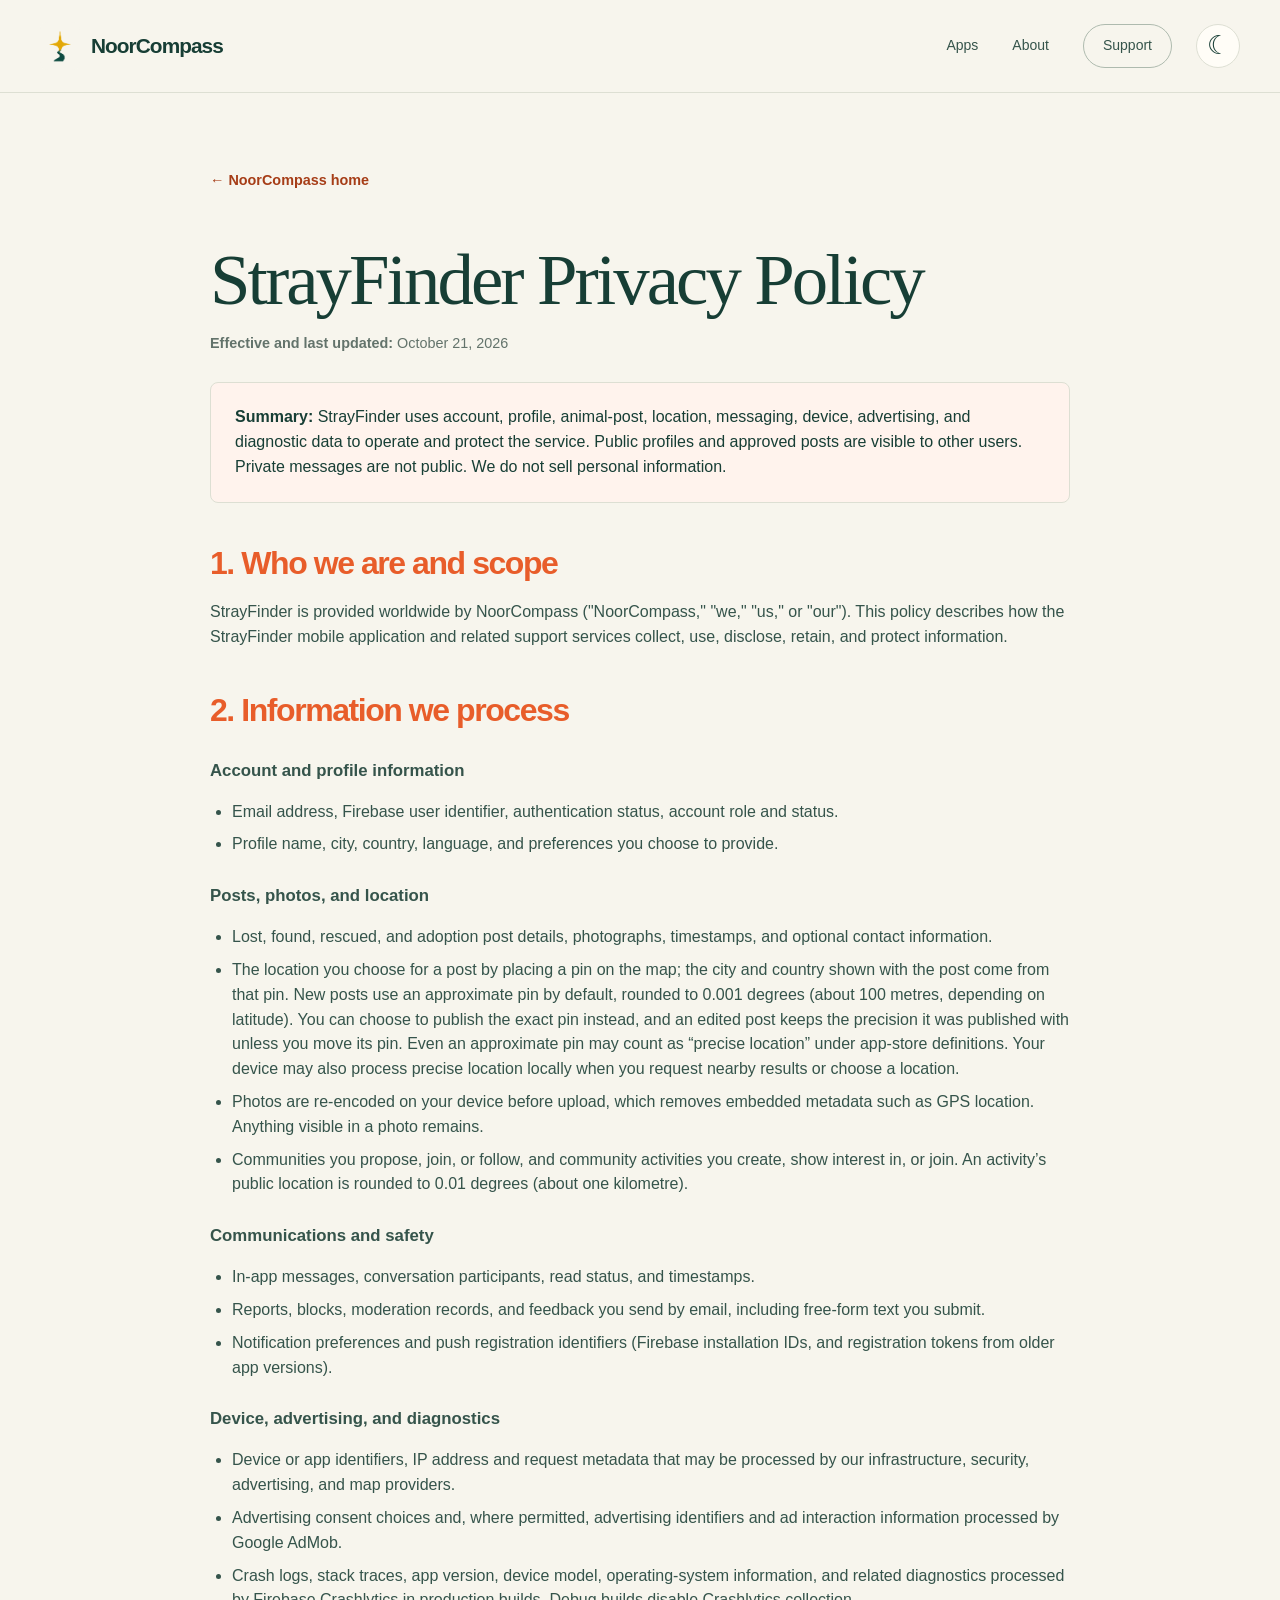
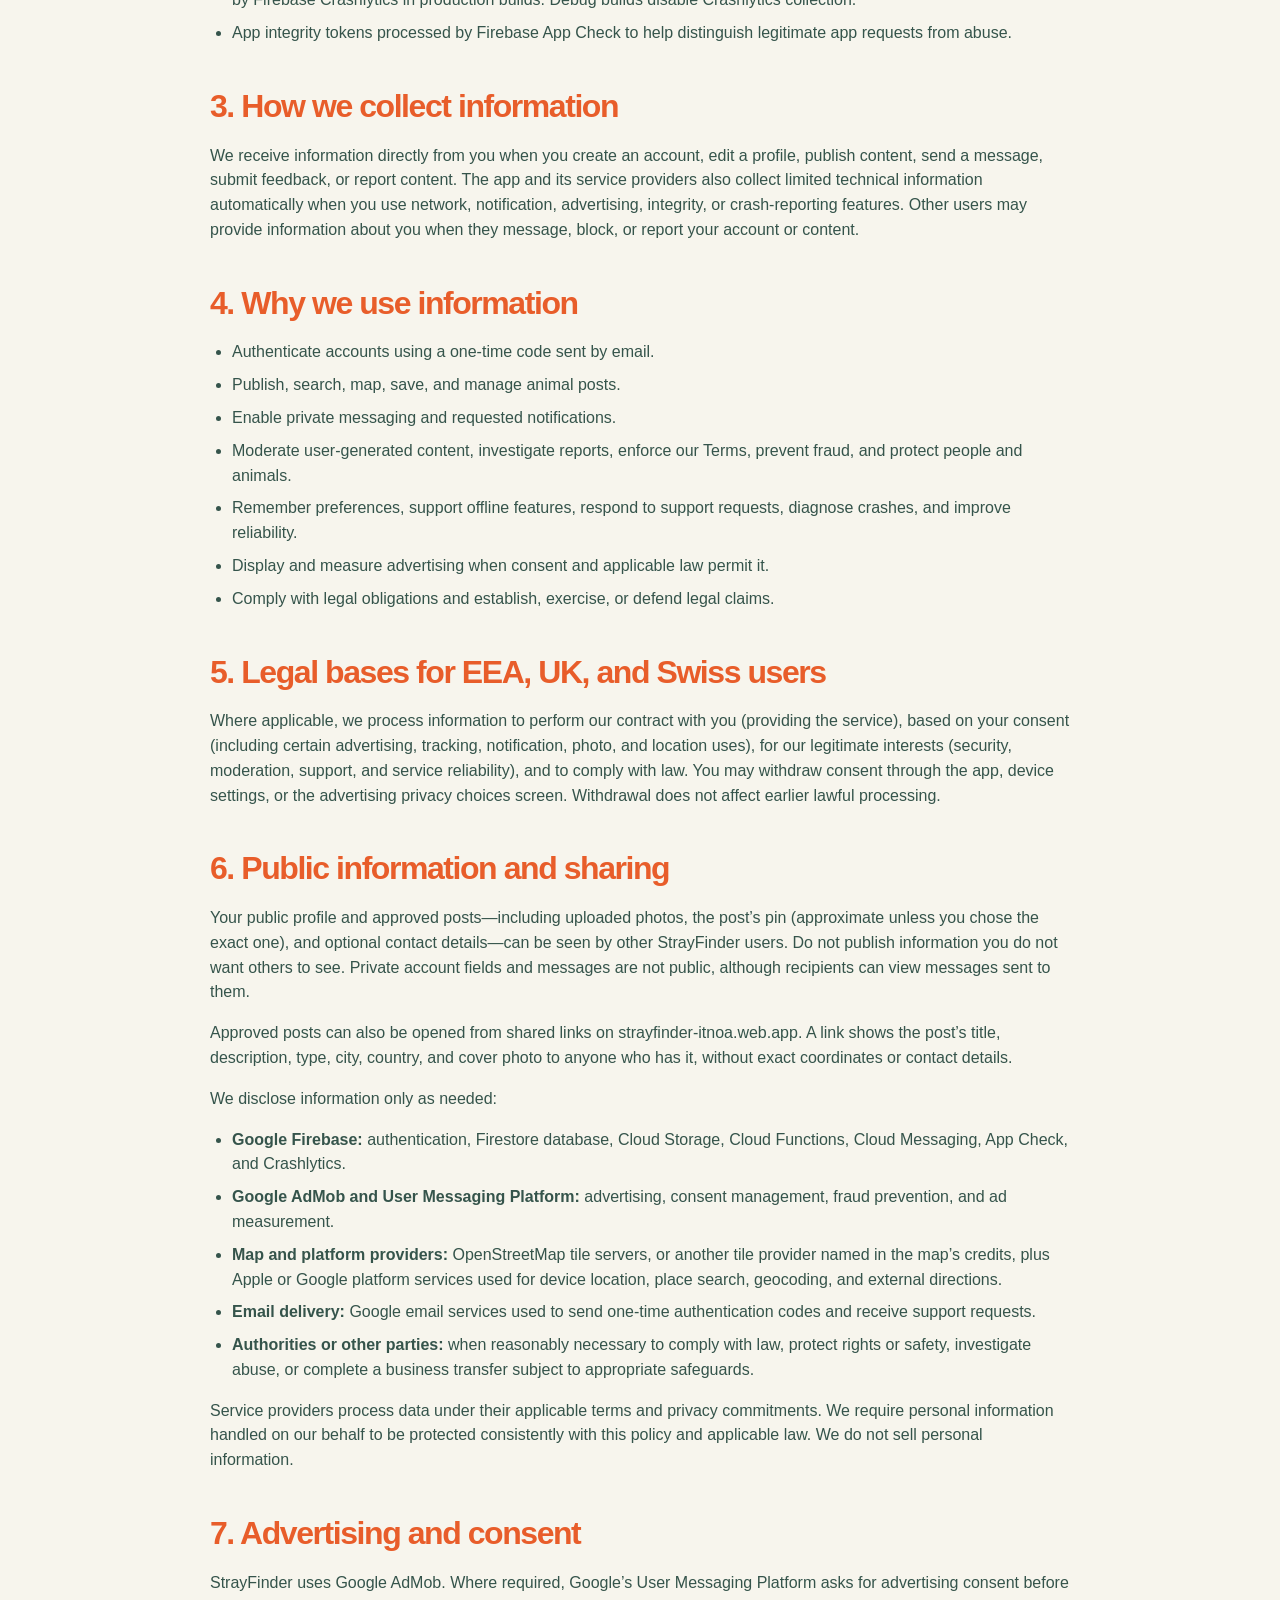
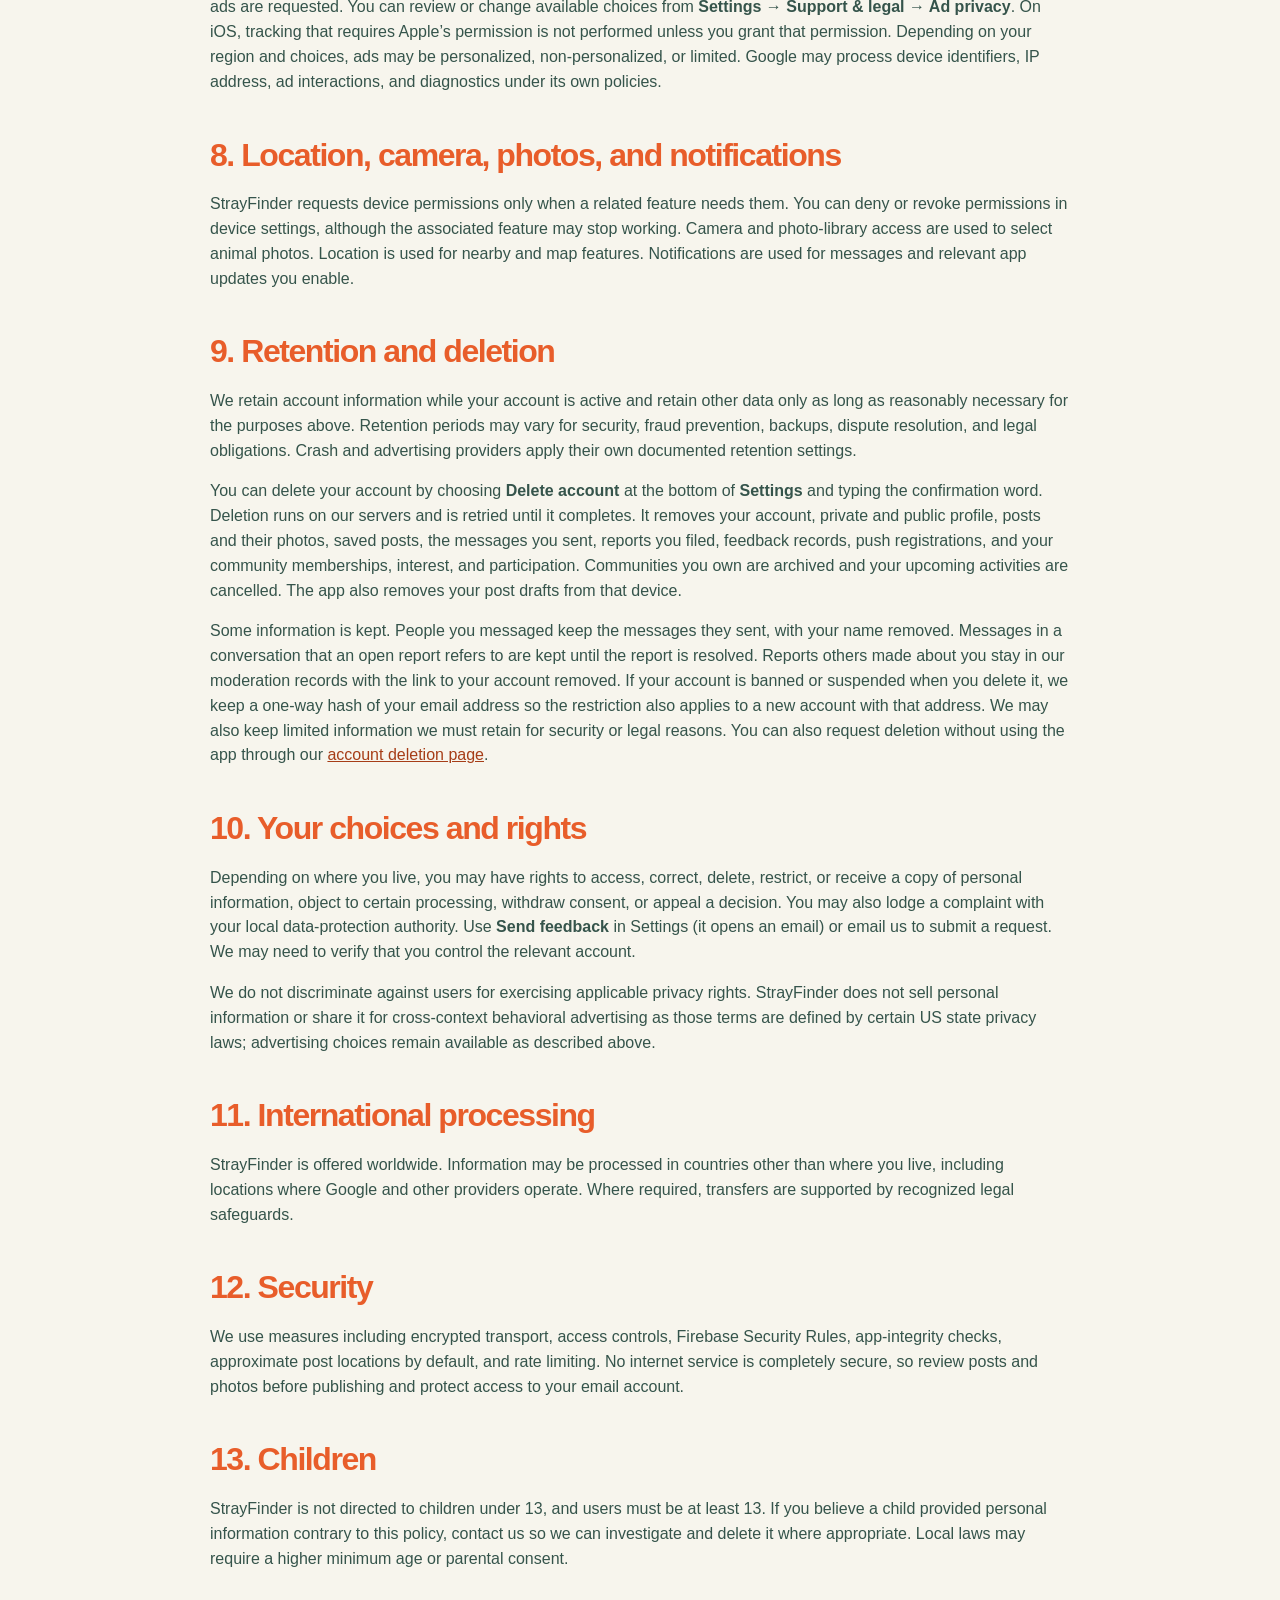
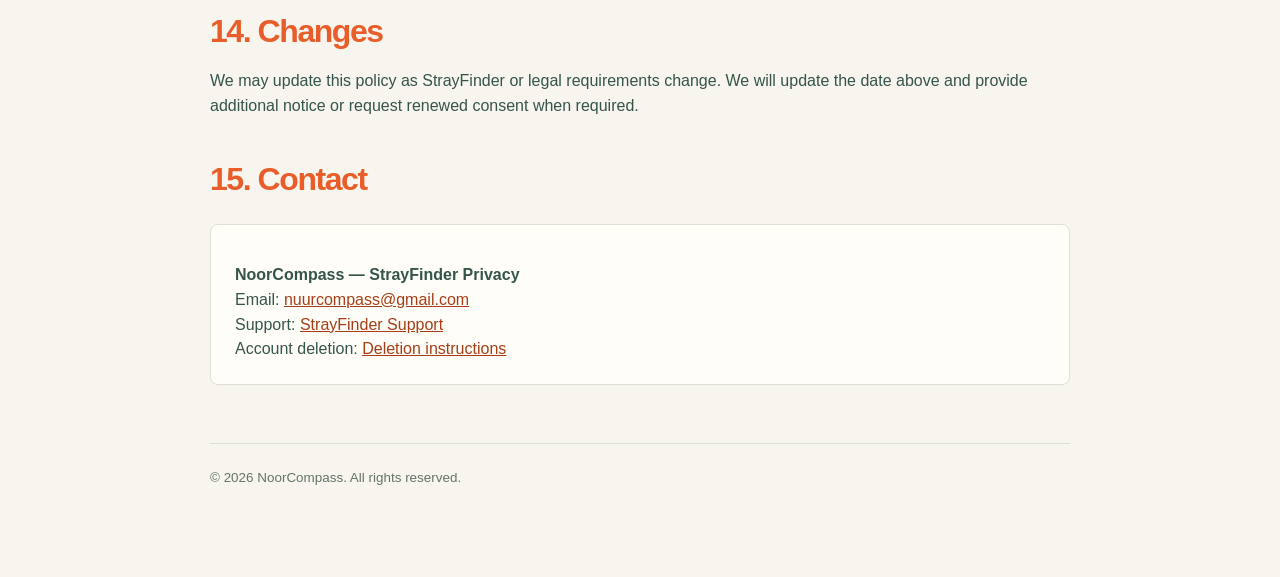
<file: strayfinder-privacy.html>
<!DOCTYPE html>
<html lang="en">
<head>
    <meta charset="UTF-8">
    <meta name="viewport" content="width=device-width, initial-scale=1.0">
    <meta name="description" content="Privacy Policy for the StrayFinder mobile application by NoorCompass.">
    <title>StrayFinder — Privacy Policy</title>
    <script src="theme.js"></script>
    <link rel="stylesheet" href="styles.css">
    <meta name="theme-color" content="#f7f5ed">
    <link rel="icon" href="/favicon.ico?v=2" sizes="16x16 32x32 48x48">
    <link rel="icon" type="image/png" sizes="32x32" href="/favicon-32.png?v=2">
    <link rel="icon" type="image/png" sizes="16x16" href="/favicon-16.png?v=2">
    <link rel="apple-touch-icon" sizes="180x180" href="/apple-touch-icon.png?v=2">
</head>
<body class="document-page theme-strayfinder">
<a class="skip-link" href="#main">Skip to content</a>
<header class="site-header">
    <nav class="nav shell" aria-label="Main navigation">
        <a class="brand" href="index.html"><img class="site-logo" src="noorcompass-logo-final.png" width="40" height="48" alt="">NoorCompass</a>
        <div class="nav-links">
            <a href="index.html#apps">Apps</a>
            <a href="index.html#about">About</a>
            <a href="index.html#support">Support</a>
        </div>
            <button class="theme-toggle" type="button" aria-label="Dark mode" aria-pressed="false" hidden><span class="theme-moon" aria-hidden="true">☾</span><span class="theme-sun" aria-hidden="true">☀</span></button>
    </nav>
</header>
<main id="main" class="document-main">
    <nav class="page-nav"><a href="index.html">← NoorCompass home</a></nav>
    <h1>StrayFinder Privacy Policy</h1>
    <p class="updated"><strong>Effective and last updated:</strong> October 21, 2026</p>

    <div class="notice">
        <strong>Summary:</strong> StrayFinder uses account, profile, animal-post, location, messaging, device, advertising, and diagnostic data to operate and protect the service. Public profiles and approved posts are visible to other users. Private messages are not public. We do not sell personal information.
    </div>

    <h2>1. Who we are and scope</h2>
    <p>StrayFinder is provided worldwide by NoorCompass ("NoorCompass," "we," "us," or "our"). This policy describes how the StrayFinder mobile application and related support services collect, use, disclose, retain, and protect information.</p>

    <h2>2. Information we process</h2>
    <h3>Account and profile information</h3>
    <ul>
        <li>Email address, Firebase user identifier, authentication status, account role and status.</li>
        <li>Profile name, city, country, language, and preferences you choose to provide.</li>
    </ul>

    <h3>Posts, photos, and location</h3>
    <ul>
        <li>Lost, found, rescued, and adoption post details, photographs, timestamps, and optional contact information.</li>
        <li>The location you choose for a post by placing a pin on the map; the city and country shown with the post come from that pin. New posts use an approximate pin by default, rounded to 0.001 degrees (about 100 metres, depending on latitude). You can choose to publish the exact pin instead, and an edited post keeps the precision it was published with unless you move its pin. Even an approximate pin may count as “precise location” under app-store definitions. Your device may also process precise location locally when you request nearby results or choose a location.</li>
        <li>Photos are re-encoded on your device before upload, which removes embedded metadata such as GPS location. Anything visible in a photo remains.</li>
        <li>Communities you propose, join, or follow, and community activities you create, show interest in, or join. An activity’s public location is rounded to 0.01 degrees (about one kilometre).</li>
    </ul>

    <h3>Communications and safety</h3>
    <ul>
        <li>In-app messages, conversation participants, read status, and timestamps.</li>
        <li>Reports, blocks, moderation records, and feedback you send by email, including free-form text you submit.</li>
        <li>Notification preferences and push registration identifiers (Firebase installation IDs, and registration tokens from older app versions).</li>
    </ul>

    <h3>Device, advertising, and diagnostics</h3>
    <ul>
        <li>Device or app identifiers, IP address and request metadata that may be processed by our infrastructure, security, advertising, and map providers.</li>
        <li>Advertising consent choices and, where permitted, advertising identifiers and ad interaction information processed by Google AdMob.</li>
        <li>Crash logs, stack traces, app version, device model, operating-system information, and related diagnostics processed by Firebase Crashlytics in production builds. Debug builds disable Crashlytics collection.</li>
        <li>App integrity tokens processed by Firebase App Check to help distinguish legitimate app requests from abuse.</li>
    </ul>

    <h2>3. How we collect information</h2>
    <p>We receive information directly from you when you create an account, edit a profile, publish content, send a message, submit feedback, or report content. The app and its service providers also collect limited technical information automatically when you use network, notification, advertising, integrity, or crash-reporting features. Other users may provide information about you when they message, block, or report your account or content.</p>

    <h2>4. Why we use information</h2>
    <ul>
        <li>Authenticate accounts using a one-time code sent by email.</li>
        <li>Publish, search, map, save, and manage animal posts.</li>
        <li>Enable private messaging and requested notifications.</li>
        <li>Moderate user-generated content, investigate reports, enforce our Terms, prevent fraud, and protect people and animals.</li>
        <li>Remember preferences, support offline features, respond to support requests, diagnose crashes, and improve reliability.</li>
        <li>Display and measure advertising when consent and applicable law permit it.</li>
        <li>Comply with legal obligations and establish, exercise, or defend legal claims.</li>
    </ul>

    <h2>5. Legal bases for EEA, UK, and Swiss users</h2>
    <p>Where applicable, we process information to perform our contract with you (providing the service), based on your consent (including certain advertising, tracking, notification, photo, and location uses), for our legitimate interests (security, moderation, support, and service reliability), and to comply with law. You may withdraw consent through the app, device settings, or the advertising privacy choices screen. Withdrawal does not affect earlier lawful processing.</p>

    <h2>6. Public information and sharing</h2>
    <p>Your public profile and approved posts—including uploaded photos, the post’s pin (approximate unless you chose the exact one), and optional contact details—can be seen by other StrayFinder users. Do not publish information you do not want others to see. Private account fields and messages are not public, although recipients can view messages sent to them.</p>
    <p>Approved posts can also be opened from shared links on strayfinder-itnoa.web.app. A link shows the post’s title, description, type, city, country, and cover photo to anyone who has it, without exact coordinates or contact details.</p>
    <p>We disclose information only as needed:</p>
    <ul>
        <li><strong>Google Firebase:</strong> authentication, Firestore database, Cloud Storage, Cloud Functions, Cloud Messaging, App Check, and Crashlytics.</li>
        <li><strong>Google AdMob and User Messaging Platform:</strong> advertising, consent management, fraud prevention, and ad measurement.</li>
        <li><strong>Map and platform providers:</strong> OpenStreetMap tile servers, or another tile provider named in the map’s credits, plus Apple or Google platform services used for device location, place search, geocoding, and external directions.</li>
        <li><strong>Email delivery:</strong> Google email services used to send one-time authentication codes and receive support requests.</li>
        <li><strong>Authorities or other parties:</strong> when reasonably necessary to comply with law, protect rights or safety, investigate abuse, or complete a business transfer subject to appropriate safeguards.</li>
    </ul>
    <p>Service providers process data under their applicable terms and privacy commitments. We require personal information handled on our behalf to be protected consistently with this policy and applicable law. We do not sell personal information.</p>

    <h2>7. Advertising and consent</h2>
    <p>StrayFinder uses Google AdMob. Where required, Google’s User Messaging Platform asks for advertising consent before ads are requested. You can review or change available choices from <strong>Settings → Support &amp; legal → Ad privacy</strong>. On iOS, tracking that requires Apple’s permission is not performed unless you grant that permission. Depending on your region and choices, ads may be personalized, non-personalized, or limited. Google may process device identifiers, IP address, ad interactions, and diagnostics under its own policies.</p>

    <h2>8. Location, camera, photos, and notifications</h2>
    <p>StrayFinder requests device permissions only when a related feature needs them. You can deny or revoke permissions in device settings, although the associated feature may stop working. Camera and photo-library access are used to select animal photos. Location is used for nearby and map features. Notifications are used for messages and relevant app updates you enable.</p>

    <h2>9. Retention and deletion</h2>
    <p>We retain account information while your account is active and retain other data only as long as reasonably necessary for the purposes above. Retention periods may vary for security, fraud prevention, backups, dispute resolution, and legal obligations. Crash and advertising providers apply their own documented retention settings.</p>
    <p>You can delete your account by choosing <strong>Delete account</strong> at the bottom of <strong>Settings</strong> and typing the confirmation word. Deletion runs on our servers and is retried until it completes. It removes your account, private and public profile, posts and their photos, saved posts, the messages you sent, reports you filed, feedback records, push registrations, and your community memberships, interest, and participation. Communities you own are archived and your upcoming activities are cancelled. The app also removes your post drafts from that device.</p>
    <p>Some information is kept. People you messaged keep the messages they sent, with your name removed. Messages in a conversation that an open report refers to are kept until the report is resolved. Reports others made about you stay in our moderation records with the link to your account removed. If your account is banned or suspended when you delete it, we keep a one-way hash of your email address so the restriction also applies to a new account with that address. We may also keep limited information we must retain for security or legal reasons. You can also request deletion without using the app through our <a href="strayfinder-account-deletion.html">account deletion page</a>.</p>

    <h2>10. Your choices and rights</h2>
    <p>Depending on where you live, you may have rights to access, correct, delete, restrict, or receive a copy of personal information, object to certain processing, withdraw consent, or appeal a decision. You may also lodge a complaint with your local data-protection authority. Use <strong>Send feedback</strong> in Settings (it opens an email) or email us to submit a request. We may need to verify that you control the relevant account.</p>
    <p>We do not discriminate against users for exercising applicable privacy rights. StrayFinder does not sell personal information or share it for cross-context behavioral advertising as those terms are defined by certain US state privacy laws; advertising choices remain available as described above.</p>

    <h2>11. International processing</h2>
    <p>StrayFinder is offered worldwide. Information may be processed in countries other than where you live, including locations where Google and other providers operate. Where required, transfers are supported by recognized legal safeguards.</p>

    <h2>12. Security</h2>
    <p>We use measures including encrypted transport, access controls, Firebase Security Rules, app-integrity checks, approximate post locations by default, and rate limiting. No internet service is completely secure, so review posts and photos before publishing and protect access to your email account.</p>

    <h2>13. Children</h2>
    <p>StrayFinder is not directed to children under 13, and users must be at least 13. If you believe a child provided personal information contrary to this policy, contact us so we can investigate and delete it where appropriate. Local laws may require a higher minimum age or parental consent.</p>

    <h2>14. Changes</h2>
    <p>We may update this policy as StrayFinder or legal requirements change. We will update the date above and provide additional notice or request renewed consent when required.</p>

    <h2>15. Contact</h2>
    <div class="contact">
        <p><strong>NoorCompass — StrayFinder Privacy</strong><br>
        Email: <a href="mailto:nuurcompass@gmail.com">nuurcompass@gmail.com</a><br>
        Support: <a href="strayfinder-support.html">StrayFinder Support</a><br>
        Account deletion: <a href="strayfinder-account-deletion.html">Deletion instructions</a></p>
    </div>

    <footer>© 2026 NoorCompass. All rights reserved.</footer>
</main>
</body>
</html>
</file>
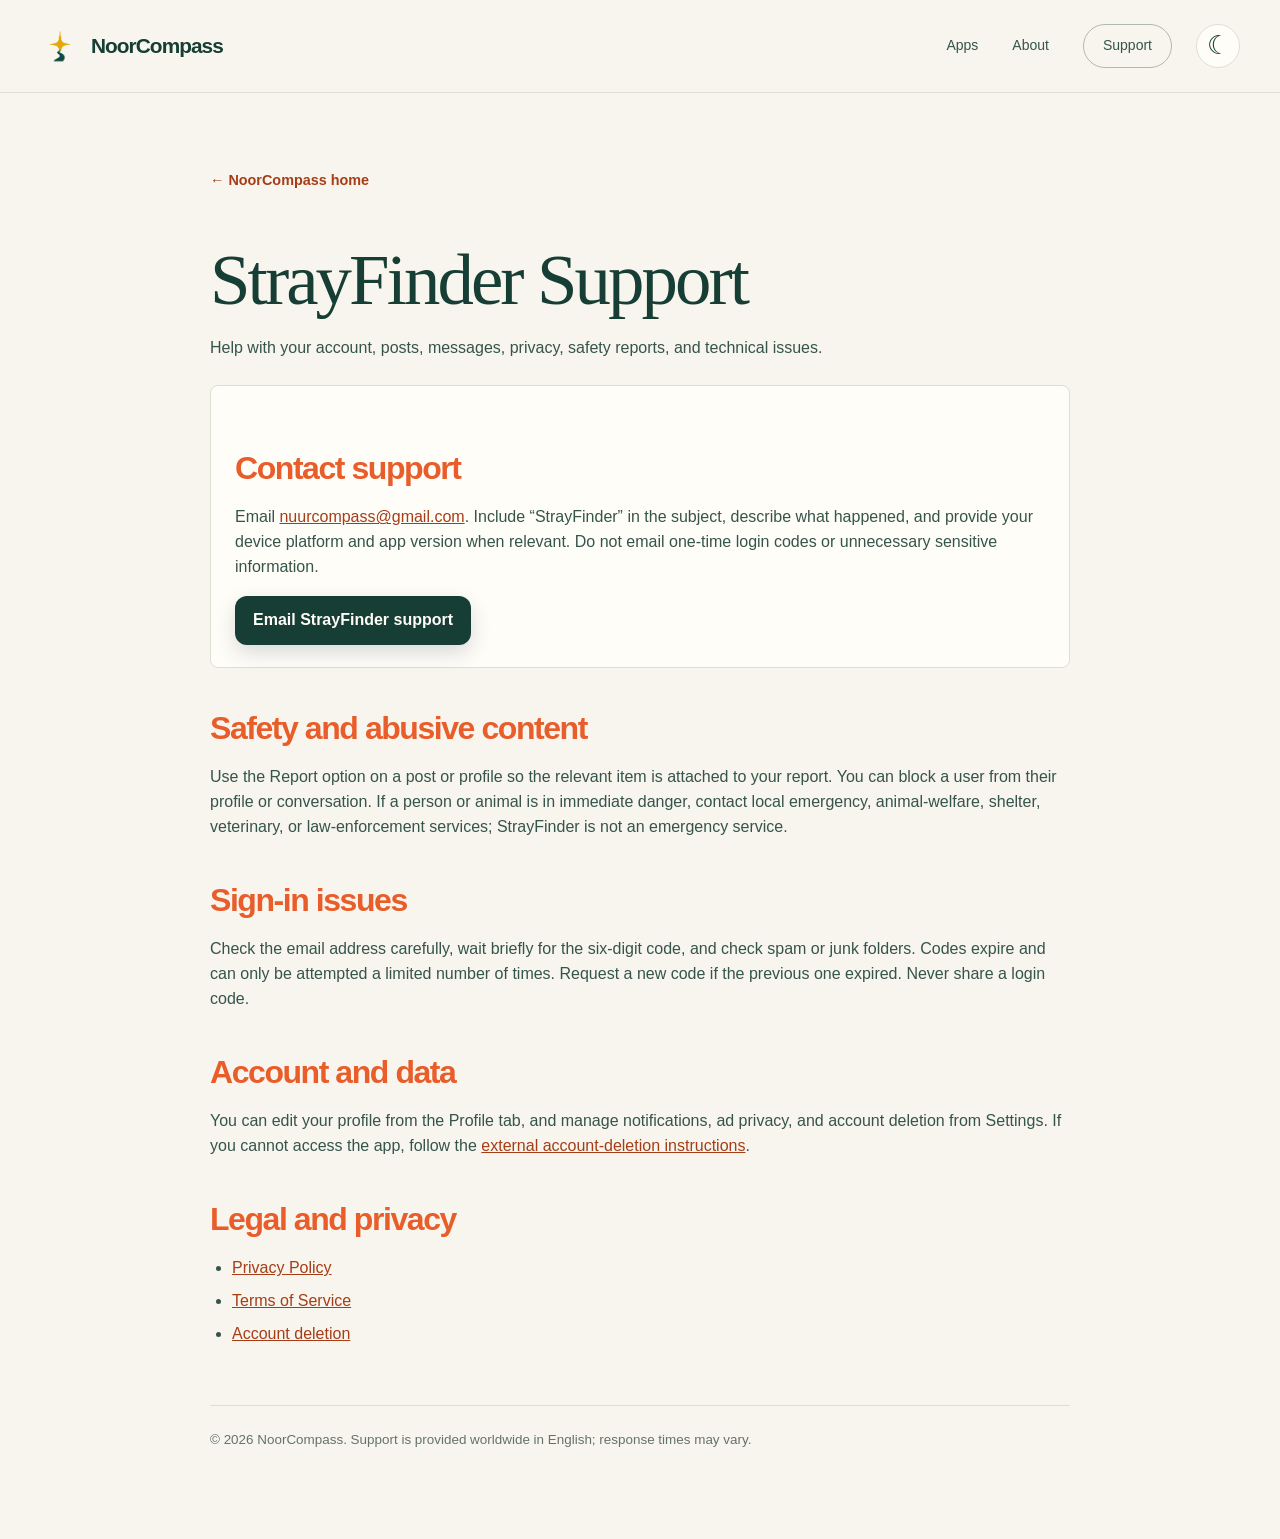
<file: strayfinder-support.html>
<!DOCTYPE html>
<html lang="en">
<head>
    <meta charset="UTF-8">
    <meta name="viewport" content="width=device-width, initial-scale=1.0">
    <meta name="description" content="Support and safety information for StrayFinder by NoorCompass.">
    <title>StrayFinder — Support</title>
    <script src="theme.js"></script>
    <link rel="stylesheet" href="styles.css">
    <meta name="theme-color" content="#f7f5ed">
    <link rel="icon" href="/favicon.ico?v=2" sizes="16x16 32x32 48x48">
    <link rel="icon" type="image/png" sizes="32x32" href="/favicon-32.png?v=2">
    <link rel="icon" type="image/png" sizes="16x16" href="/favicon-16.png?v=2">
    <link rel="apple-touch-icon" sizes="180x180" href="/apple-touch-icon.png?v=2">
</head>
<body class="document-page theme-strayfinder">
<a class="skip-link" href="#main">Skip to content</a>
<header class="site-header">
    <nav class="nav shell" aria-label="Main navigation">
        <a class="brand" href="index.html"><img class="site-logo" src="noorcompass-logo-final.png" width="40" height="48" alt="">NoorCompass</a>
        <div class="nav-links">
            <a href="index.html#apps">Apps</a>
            <a href="index.html#about">About</a>
            <a href="index.html#support">Support</a>
        </div>
            <button class="theme-toggle" type="button" aria-label="Dark mode" aria-pressed="false" hidden><span class="theme-moon" aria-hidden="true">☾</span><span class="theme-sun" aria-hidden="true">☀</span></button>
    </nav>
</header>
<main id="main" class="document-main">
    <nav class="page-nav"><a href="index.html">← NoorCompass home</a></nav>
    <h1>StrayFinder Support</h1>
    <p>Help with your account, posts, messages, privacy, safety reports, and technical issues.</p>

    <div class="card">
        <h2>Contact support</h2>
        <p>Email <a href="mailto:nuurcompass@gmail.com">nuurcompass@gmail.com</a>. Include “StrayFinder” in the subject, describe what happened, and provide your device platform and app version when relevant. Do not email one-time login codes or unnecessary sensitive information.</p>
        <p><a class="button" href="mailto:nuurcompass@gmail.com?subject=StrayFinder%20support">Email StrayFinder support</a></p>
    </div>

    <h2>Safety and abusive content</h2>
    <p>Use the Report option on a post or profile so the relevant item is attached to your report. You can block a user from their profile or conversation. If a person or animal is in immediate danger, contact local emergency, animal-welfare, shelter, veterinary, or law-enforcement services; StrayFinder is not an emergency service.</p>

    <h2>Sign-in issues</h2>
    <p>Check the email address carefully, wait briefly for the six-digit code, and check spam or junk folders. Codes expire and can only be attempted a limited number of times. Request a new code if the previous one expired. Never share a login code.</p>

    <h2>Account and data</h2>
    <p>You can edit your profile from the Profile tab, and manage notifications, ad privacy, and account deletion from Settings. If you cannot access the app, follow the <a href="strayfinder-account-deletion.html">external account-deletion instructions</a>.</p>

    <h2>Legal and privacy</h2>
    <ul>
        <li><a href="strayfinder-privacy.html">Privacy Policy</a></li>
        <li><a href="strayfinder-terms.html">Terms of Service</a></li>
        <li><a href="strayfinder-account-deletion.html">Account deletion</a></li>
    </ul>

    <footer>© 2026 NoorCompass. Support is provided worldwide in English; response times may vary.</footer>
</main>
</body>
</html>
</file>
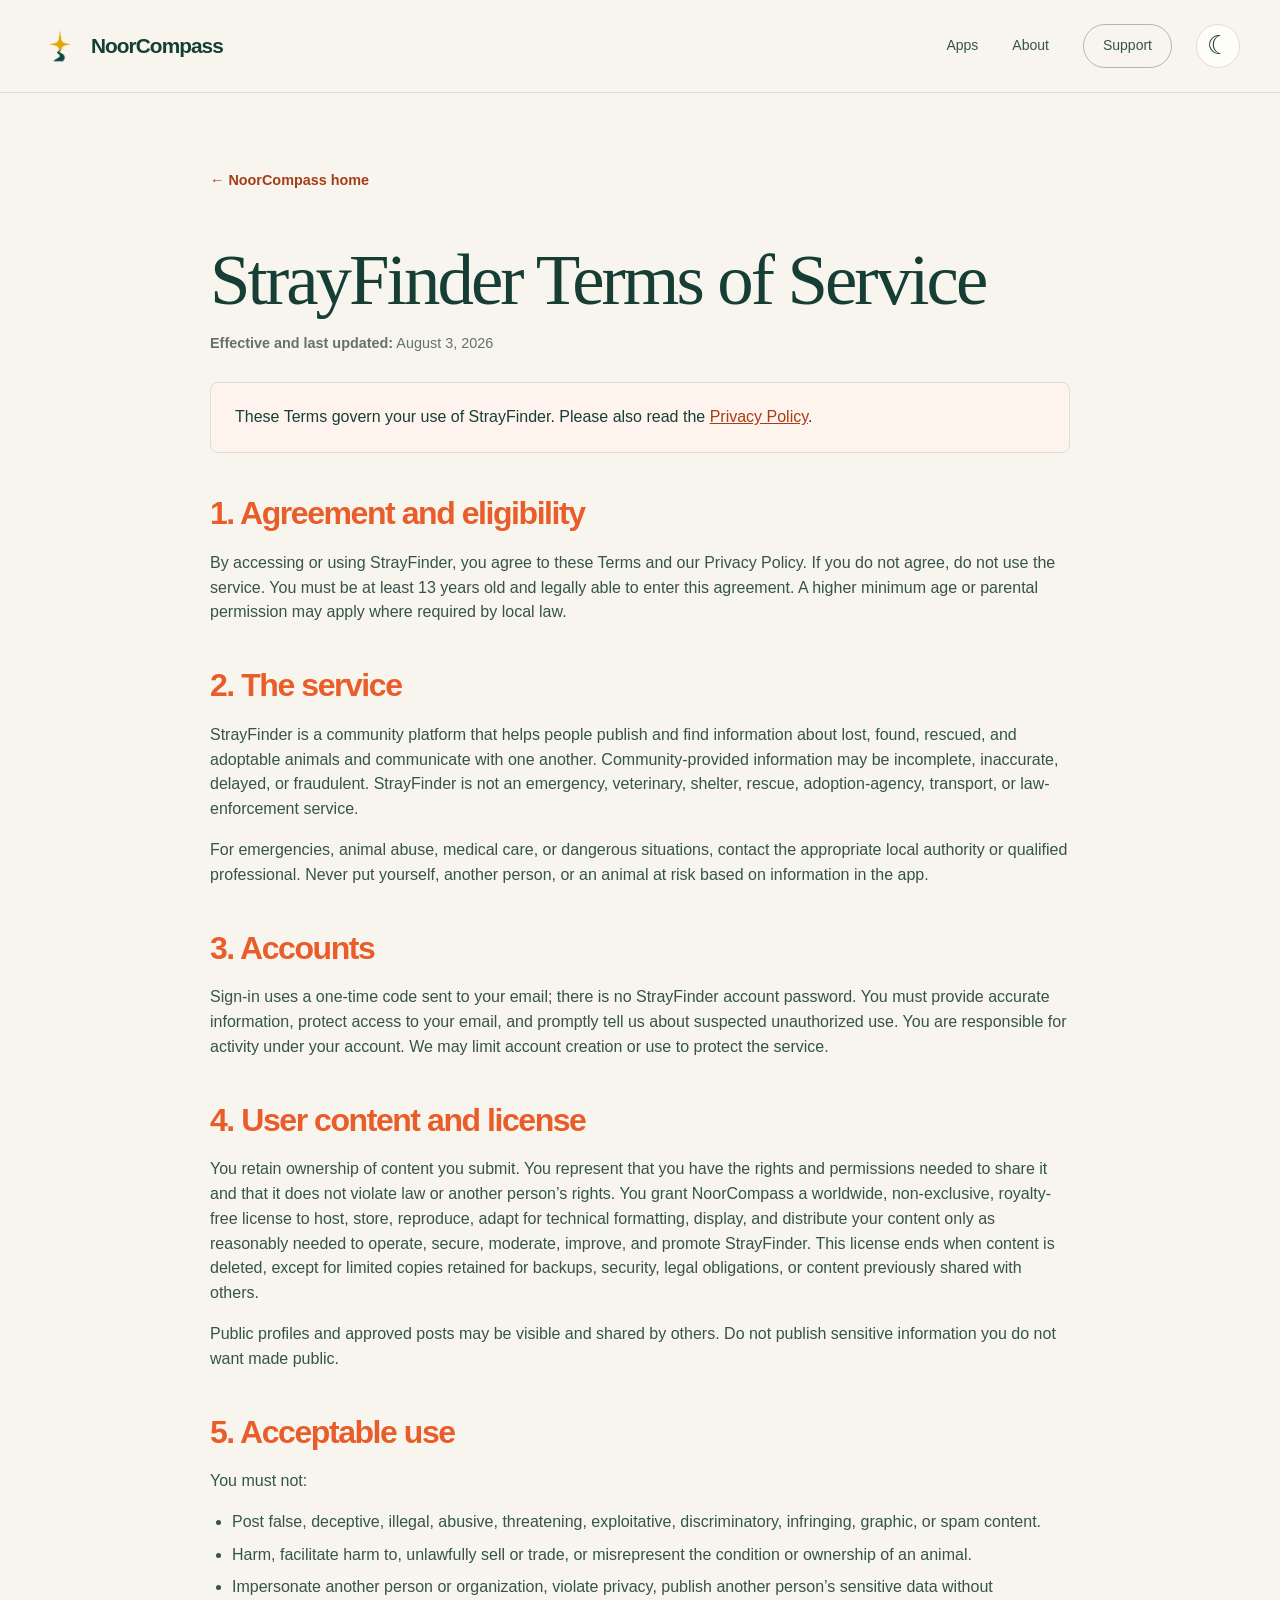
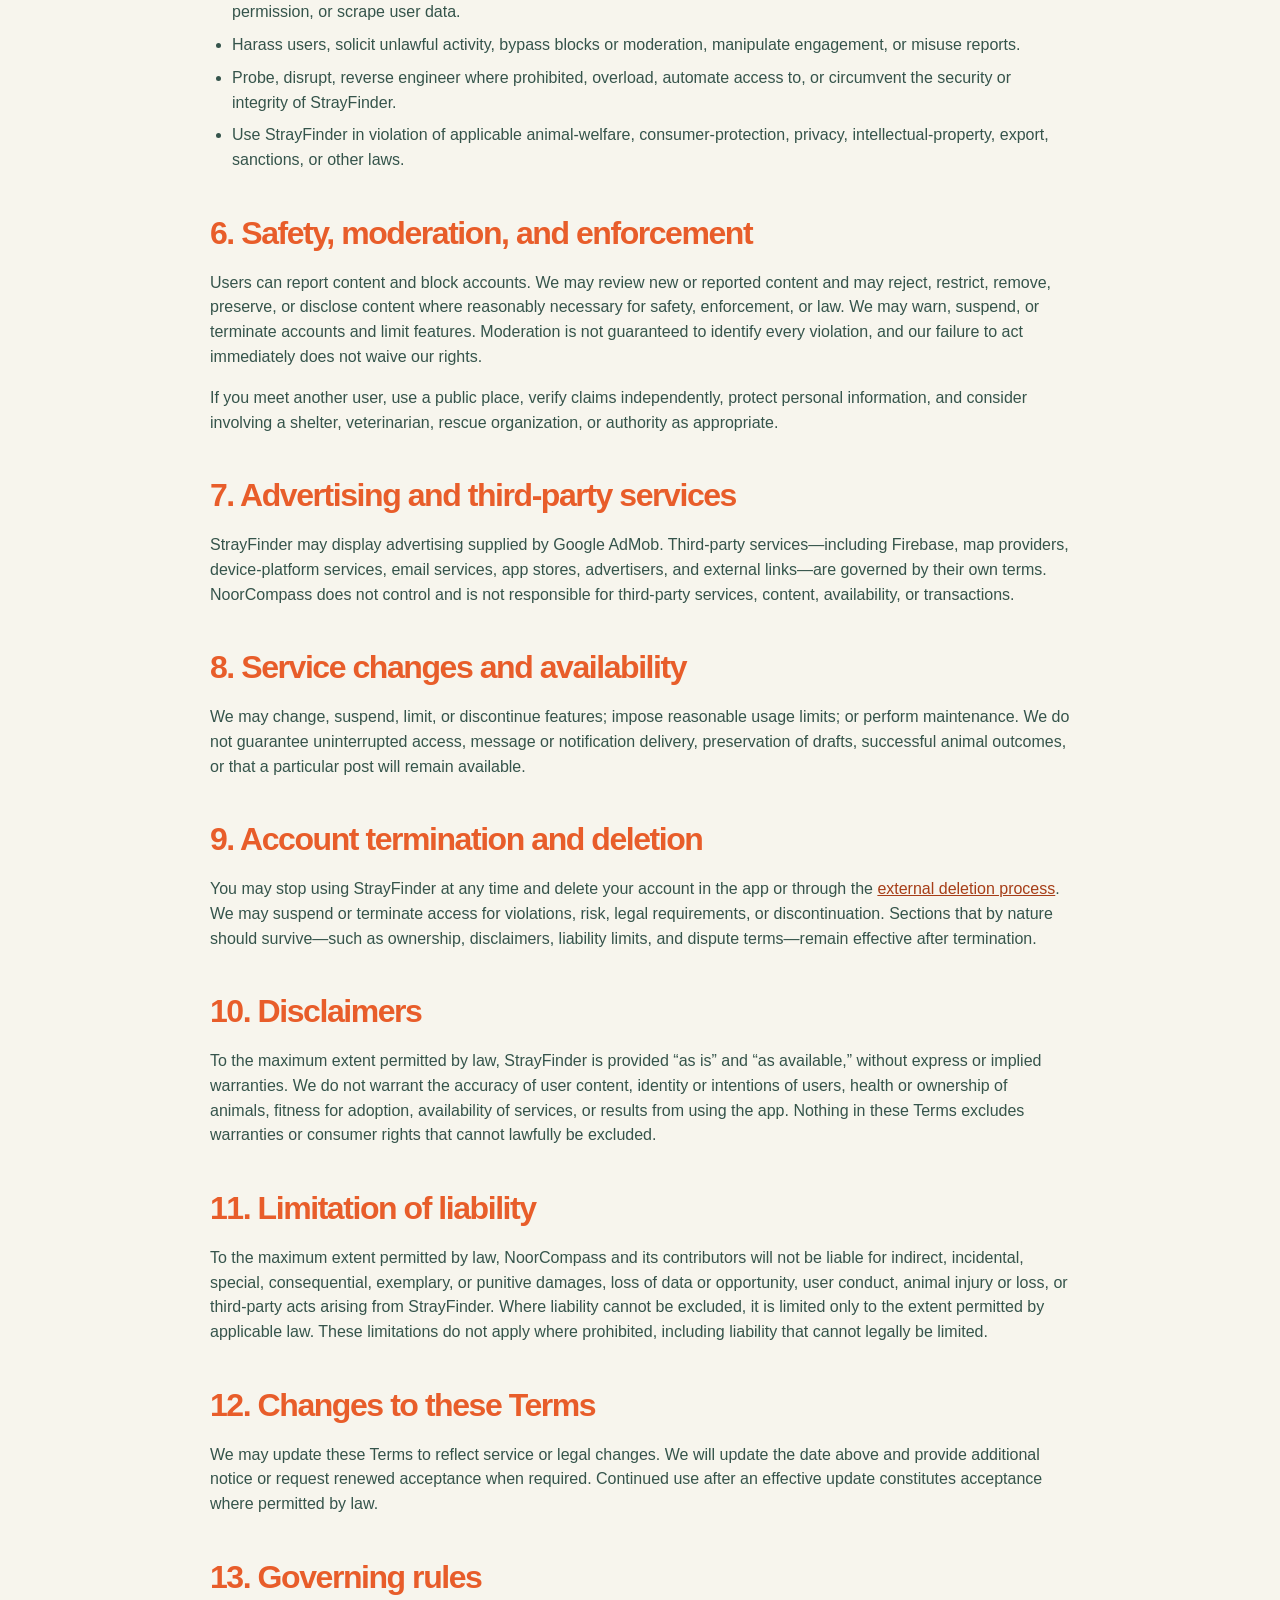
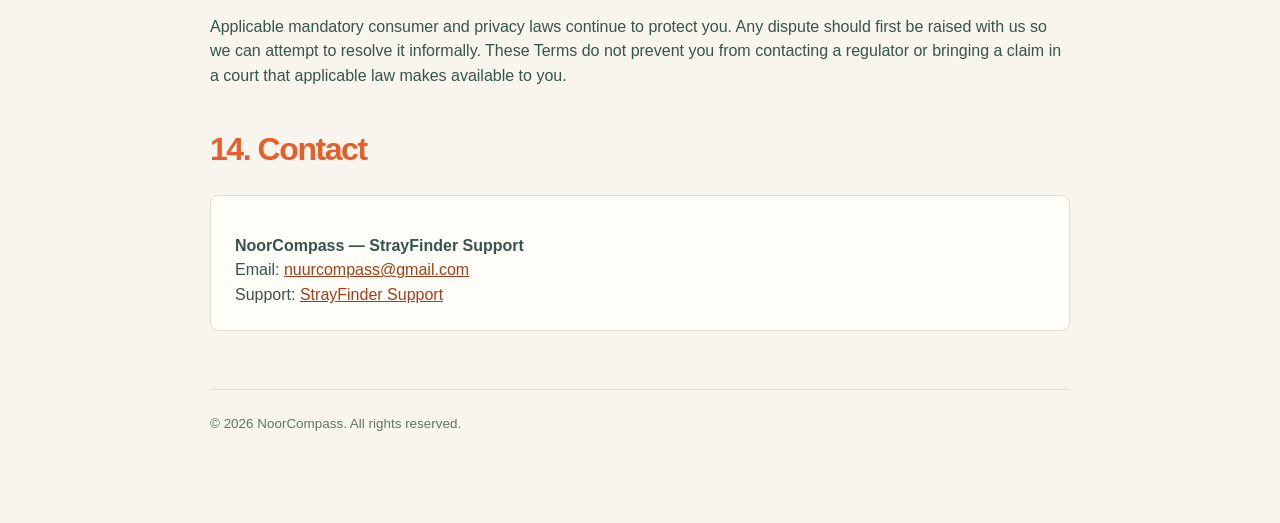
<file: strayfinder-terms.html>
<!DOCTYPE html>
<html lang="en">
<head>
    <meta charset="UTF-8">
    <meta name="viewport" content="width=device-width, initial-scale=1.0">
    <meta name="description" content="Terms of Service for the StrayFinder mobile application by NoorCompass.">
    <title>StrayFinder — Terms of Service</title>
    <script src="theme.js"></script>
    <link rel="stylesheet" href="styles.css">
    <meta name="theme-color" content="#f7f5ed">
    <link rel="icon" href="/favicon.ico?v=2" sizes="16x16 32x32 48x48">
    <link rel="icon" type="image/png" sizes="32x32" href="/favicon-32.png?v=2">
    <link rel="icon" type="image/png" sizes="16x16" href="/favicon-16.png?v=2">
    <link rel="apple-touch-icon" sizes="180x180" href="/apple-touch-icon.png?v=2">
</head>
<body class="document-page theme-strayfinder">
<a class="skip-link" href="#main">Skip to content</a>
<header class="site-header">
    <nav class="nav shell" aria-label="Main navigation">
        <a class="brand" href="index.html"><img class="site-logo" src="noorcompass-logo-final.png" width="40" height="48" alt="">NoorCompass</a>
        <div class="nav-links">
            <a href="index.html#apps">Apps</a>
            <a href="index.html#about">About</a>
            <a href="index.html#support">Support</a>
        </div>
            <button class="theme-toggle" type="button" aria-label="Dark mode" aria-pressed="false" hidden><span class="theme-moon" aria-hidden="true">☾</span><span class="theme-sun" aria-hidden="true">☀</span></button>
    </nav>
</header>
<main id="main" class="document-main">
    <nav class="page-nav"><a href="index.html">← NoorCompass home</a></nav>
    <h1>StrayFinder Terms of Service</h1>
    <p class="updated"><strong>Effective and last updated:</strong> August 3, 2026</p>

    <div class="notice">These Terms govern your use of StrayFinder. Please also read the <a href="strayfinder-privacy.html">Privacy Policy</a>.</div>

    <h2>1. Agreement and eligibility</h2>
    <p>By accessing or using StrayFinder, you agree to these Terms and our Privacy Policy. If you do not agree, do not use the service. You must be at least 13 years old and legally able to enter this agreement. A higher minimum age or parental permission may apply where required by local law.</p>

    <h2>2. The service</h2>
    <p>StrayFinder is a community platform that helps people publish and find information about lost, found, rescued, and adoptable animals and communicate with one another. Community-provided information may be incomplete, inaccurate, delayed, or fraudulent. StrayFinder is not an emergency, veterinary, shelter, rescue, adoption-agency, transport, or law-enforcement service.</p>
    <p>For emergencies, animal abuse, medical care, or dangerous situations, contact the appropriate local authority or qualified professional. Never put yourself, another person, or an animal at risk based on information in the app.</p>

    <h2>3. Accounts</h2>
    <p>Sign-in uses a one-time code sent to your email; there is no StrayFinder account password. You must provide accurate information, protect access to your email, and promptly tell us about suspected unauthorized use. You are responsible for activity under your account. We may limit account creation or use to protect the service.</p>

    <h2>4. User content and license</h2>
    <p>You retain ownership of content you submit. You represent that you have the rights and permissions needed to share it and that it does not violate law or another person’s rights. You grant NoorCompass a worldwide, non-exclusive, royalty-free license to host, store, reproduce, adapt for technical formatting, display, and distribute your content only as reasonably needed to operate, secure, moderate, improve, and promote StrayFinder. This license ends when content is deleted, except for limited copies retained for backups, security, legal obligations, or content previously shared with others.</p>
    <p>Public profiles and approved posts may be visible and shared by others. Do not publish sensitive information you do not want made public.</p>

    <h2>5. Acceptable use</h2>
    <p>You must not:</p>
    <ul>
        <li>Post false, deceptive, illegal, abusive, threatening, exploitative, discriminatory, infringing, graphic, or spam content.</li>
        <li>Harm, facilitate harm to, unlawfully sell or trade, or misrepresent the condition or ownership of an animal.</li>
        <li>Impersonate another person or organization, violate privacy, publish another person’s sensitive data without permission, or scrape user data.</li>
        <li>Harass users, solicit unlawful activity, bypass blocks or moderation, manipulate engagement, or misuse reports.</li>
        <li>Probe, disrupt, reverse engineer where prohibited, overload, automate access to, or circumvent the security or integrity of StrayFinder.</li>
        <li>Use StrayFinder in violation of applicable animal-welfare, consumer-protection, privacy, intellectual-property, export, sanctions, or other laws.</li>
    </ul>

    <h2>6. Safety, moderation, and enforcement</h2>
    <p>Users can report content and block accounts. We may review new or reported content and may reject, restrict, remove, preserve, or disclose content where reasonably necessary for safety, enforcement, or law. We may warn, suspend, or terminate accounts and limit features. Moderation is not guaranteed to identify every violation, and our failure to act immediately does not waive our rights.</p>
    <p>If you meet another user, use a public place, verify claims independently, protect personal information, and consider involving a shelter, veterinarian, rescue organization, or authority as appropriate.</p>

    <h2>7. Advertising and third-party services</h2>
    <p>StrayFinder may display advertising supplied by Google AdMob. Third-party services—including Firebase, map providers, device-platform services, email services, app stores, advertisers, and external links—are governed by their own terms. NoorCompass does not control and is not responsible for third-party services, content, availability, or transactions.</p>

    <h2>8. Service changes and availability</h2>
    <p>We may change, suspend, limit, or discontinue features; impose reasonable usage limits; or perform maintenance. We do not guarantee uninterrupted access, message or notification delivery, preservation of drafts, successful animal outcomes, or that a particular post will remain available.</p>

    <h2>9. Account termination and deletion</h2>
    <p>You may stop using StrayFinder at any time and delete your account in the app or through the <a href="strayfinder-account-deletion.html">external deletion process</a>. We may suspend or terminate access for violations, risk, legal requirements, or discontinuation. Sections that by nature should survive—such as ownership, disclaimers, liability limits, and dispute terms—remain effective after termination.</p>

    <h2>10. Disclaimers</h2>
    <p>To the maximum extent permitted by law, StrayFinder is provided “as is” and “as available,” without express or implied warranties. We do not warrant the accuracy of user content, identity or intentions of users, health or ownership of animals, fitness for adoption, availability of services, or results from using the app. Nothing in these Terms excludes warranties or consumer rights that cannot lawfully be excluded.</p>

    <h2>11. Limitation of liability</h2>
    <p>To the maximum extent permitted by law, NoorCompass and its contributors will not be liable for indirect, incidental, special, consequential, exemplary, or punitive damages, loss of data or opportunity, user conduct, animal injury or loss, or third-party acts arising from StrayFinder. Where liability cannot be excluded, it is limited only to the extent permitted by applicable law. These limitations do not apply where prohibited, including liability that cannot legally be limited.</p>

    <h2>12. Changes to these Terms</h2>
    <p>We may update these Terms to reflect service or legal changes. We will update the date above and provide additional notice or request renewed acceptance when required. Continued use after an effective update constitutes acceptance where permitted by law.</p>

    <h2>13. Governing rules</h2>
    <p>Applicable mandatory consumer and privacy laws continue to protect you. Any dispute should first be raised with us so we can attempt to resolve it informally. These Terms do not prevent you from contacting a regulator or bringing a claim in a court that applicable law makes available to you.</p>

    <h2>14. Contact</h2>
    <div class="contact">
        <p><strong>NoorCompass — StrayFinder Support</strong><br>
        Email: <a href="mailto:nuurcompass@gmail.com">nuurcompass@gmail.com</a><br>
        Support: <a href="strayfinder-support.html">StrayFinder Support</a></p>
    </div>

    <footer>© 2026 NoorCompass. All rights reserved.</footer>
</main>
</body>
</html>
</file>
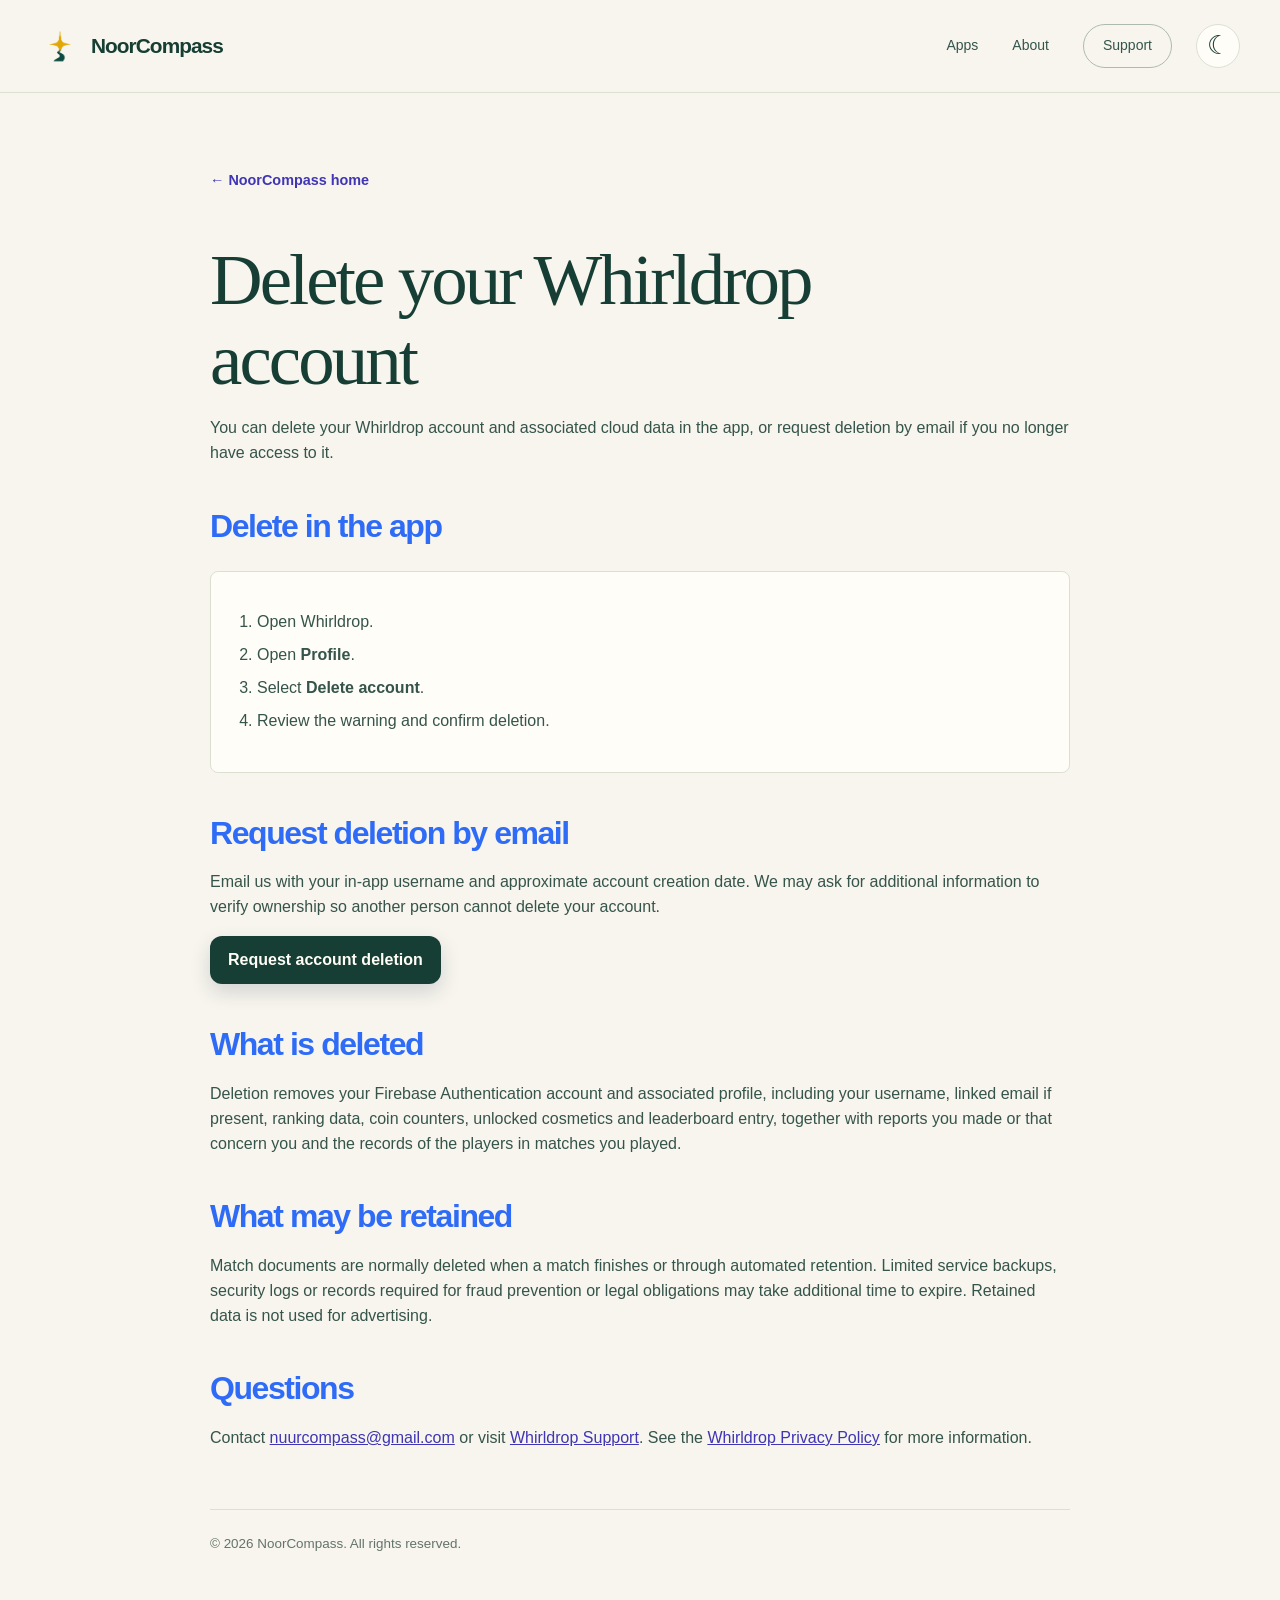
<file: whirldrop-account-deletion.html>
<!DOCTYPE html>
<html lang="en">
<head>
    <meta charset="UTF-8">
    <meta name="viewport" content="width=device-width, initial-scale=1.0">
    <meta name="description" content="Request deletion of a Whirldrop account and associated data.">
    <title>Whirldrop — Delete Your Account</title>
    <script src="theme.js"></script>
    <link rel="stylesheet" href="styles.css">
    <meta name="theme-color" content="#f7f5ed">
    <link rel="icon" href="/favicon.ico?v=2" sizes="16x16 32x32 48x48">
    <link rel="icon" type="image/png" sizes="32x32" href="/favicon-32.png?v=2">
    <link rel="icon" type="image/png" sizes="16x16" href="/favicon-16.png?v=2">
    <link rel="apple-touch-icon" sizes="180x180" href="/apple-touch-icon.png?v=2">
</head>
<body class="document-page theme-whirldrop">
<a class="skip-link" href="#main">Skip to content</a>
<header class="site-header">
    <nav class="nav shell" aria-label="Main navigation">
        <a class="brand" href="index.html"><img class="site-logo" src="noorcompass-logo-final.png" width="40" height="48" alt="">NoorCompass</a>
        <div class="nav-links">
            <a href="index.html#apps">Apps</a>
            <a href="index.html#about">About</a>
            <a href="index.html#support">Support</a>
        </div>
            <button class="theme-toggle" type="button" aria-label="Dark mode" aria-pressed="false" hidden><span class="theme-moon" aria-hidden="true">☾</span><span class="theme-sun" aria-hidden="true">☀</span></button>
    </nav>
</header>
<main id="main" class="document-main">
    <nav class="page-nav"><a href="index.html">← NoorCompass home</a></nav>
    <h1>Delete your Whirldrop account</h1>
    <p>You can delete your Whirldrop account and associated cloud data in the app, or request deletion by email if you no longer have access to it.</p>

    <h2>Delete in the app</h2>
    <div class="card">
        <ol>
            <li>Open Whirldrop.</li>
            <li>Open <strong>Profile</strong>.</li>
            <li>Select <strong>Delete account</strong>.</li>
            <li>Review the warning and confirm deletion.</li>
        </ol>
    </div>

    <h2>Request deletion by email</h2>
    <p>Email us with your in-app username and approximate account creation date. We may ask for additional information to verify ownership so another person cannot delete your account.</p>
    <p><a class="button" href="mailto:nuurcompass@gmail.com?subject=Delete%20my%20Whirldrop%20account&amp;body=Whirldrop%20username%3A%0AApproximate%20account%20creation%20date%3A%0A%0APlease%20delete%20my%20Whirldrop%20account%20and%20associated%20data.">Request account deletion</a></p>

    <h2>What is deleted</h2>
    <p>Deletion removes your Firebase Authentication account and associated profile, including your username, linked email if present, ranking data, coin counters, unlocked cosmetics and leaderboard entry, together with reports you made or that concern you and the records of the players in matches you played.</p>

    <h2>What may be retained</h2>
    <p>Match documents are normally deleted when a match finishes or through automated retention. Limited service backups, security logs or records required for fraud prevention or legal obligations may take additional time to expire. Retained data is not used for advertising.</p>

    <h2>Questions</h2>
    <p>Contact <a href="mailto:nuurcompass@gmail.com">nuurcompass@gmail.com</a> or visit <a href="whirldrop-support.html">Whirldrop Support</a>. See the <a href="whirldrop-privacy.html">Whirldrop Privacy Policy</a> for more information.</p>

    <footer>© 2026 NoorCompass. All rights reserved.</footer>
</main>
</body>
</html>
</file>
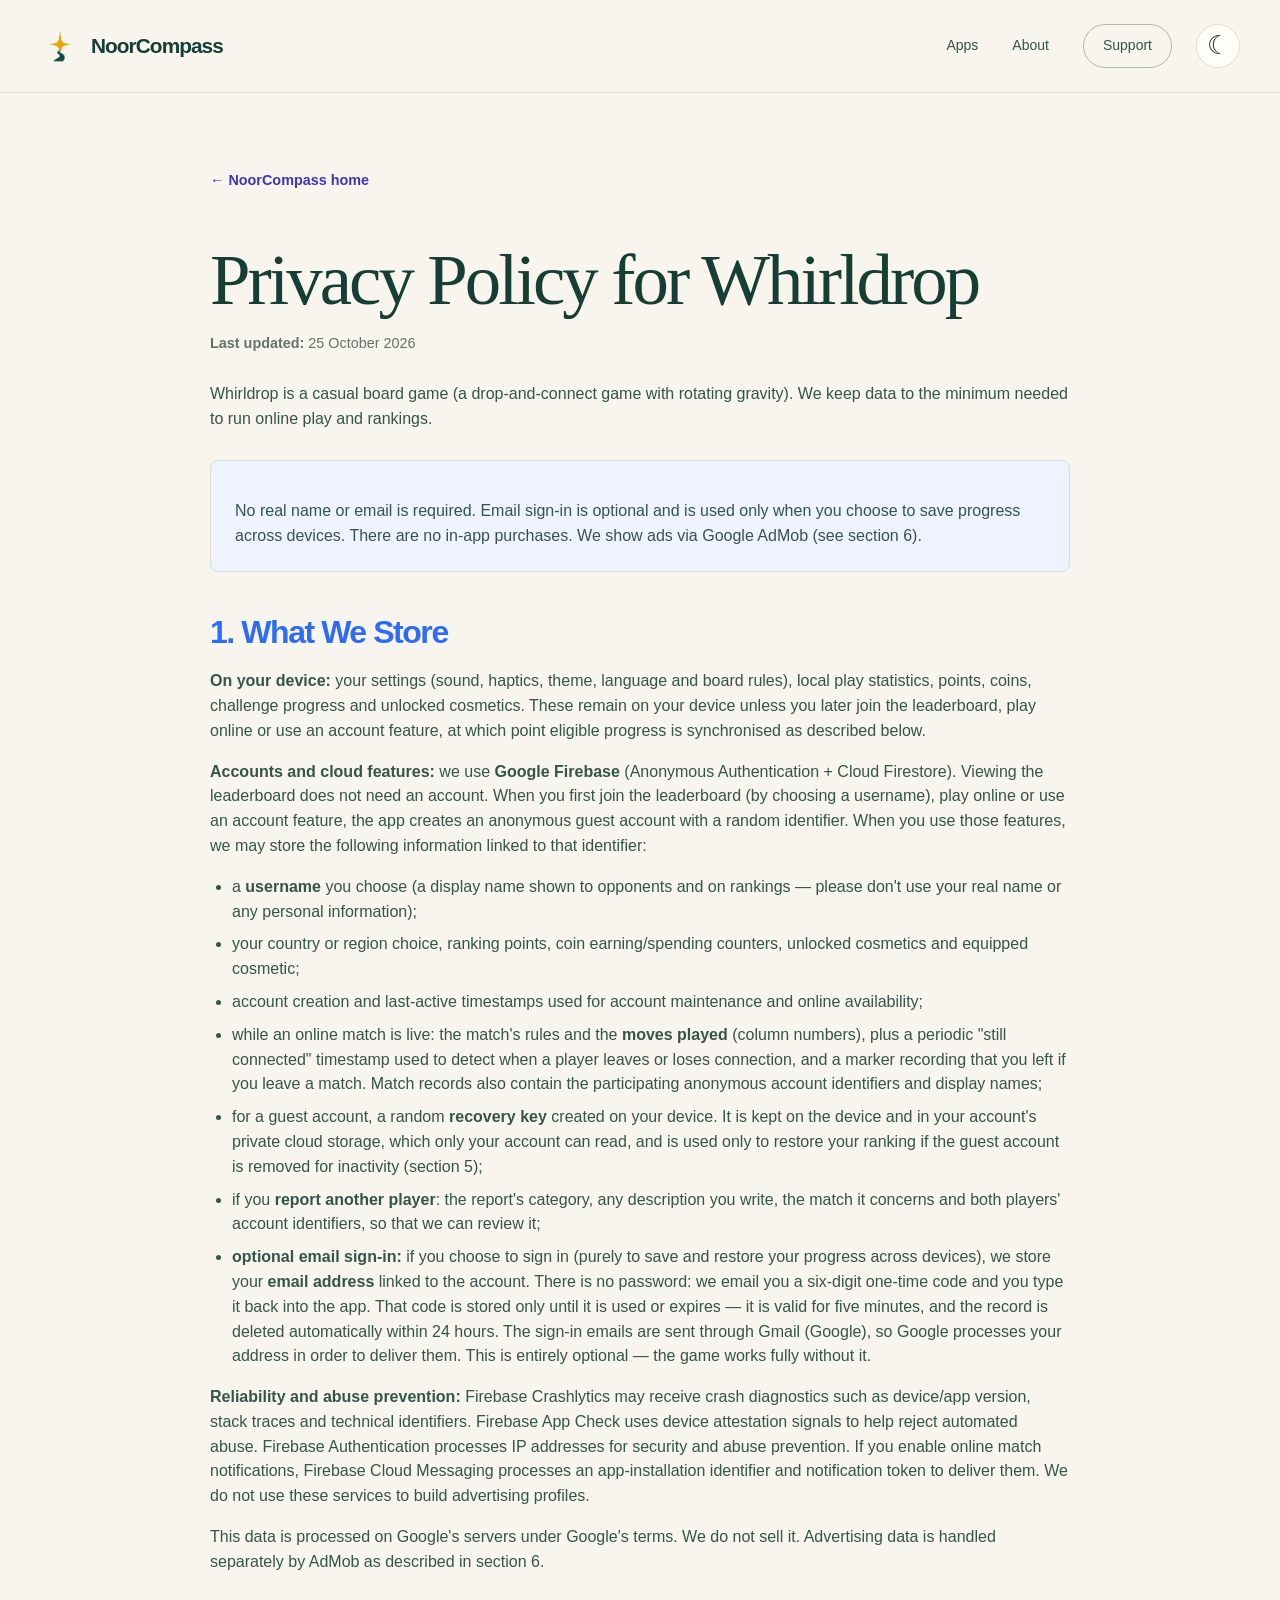
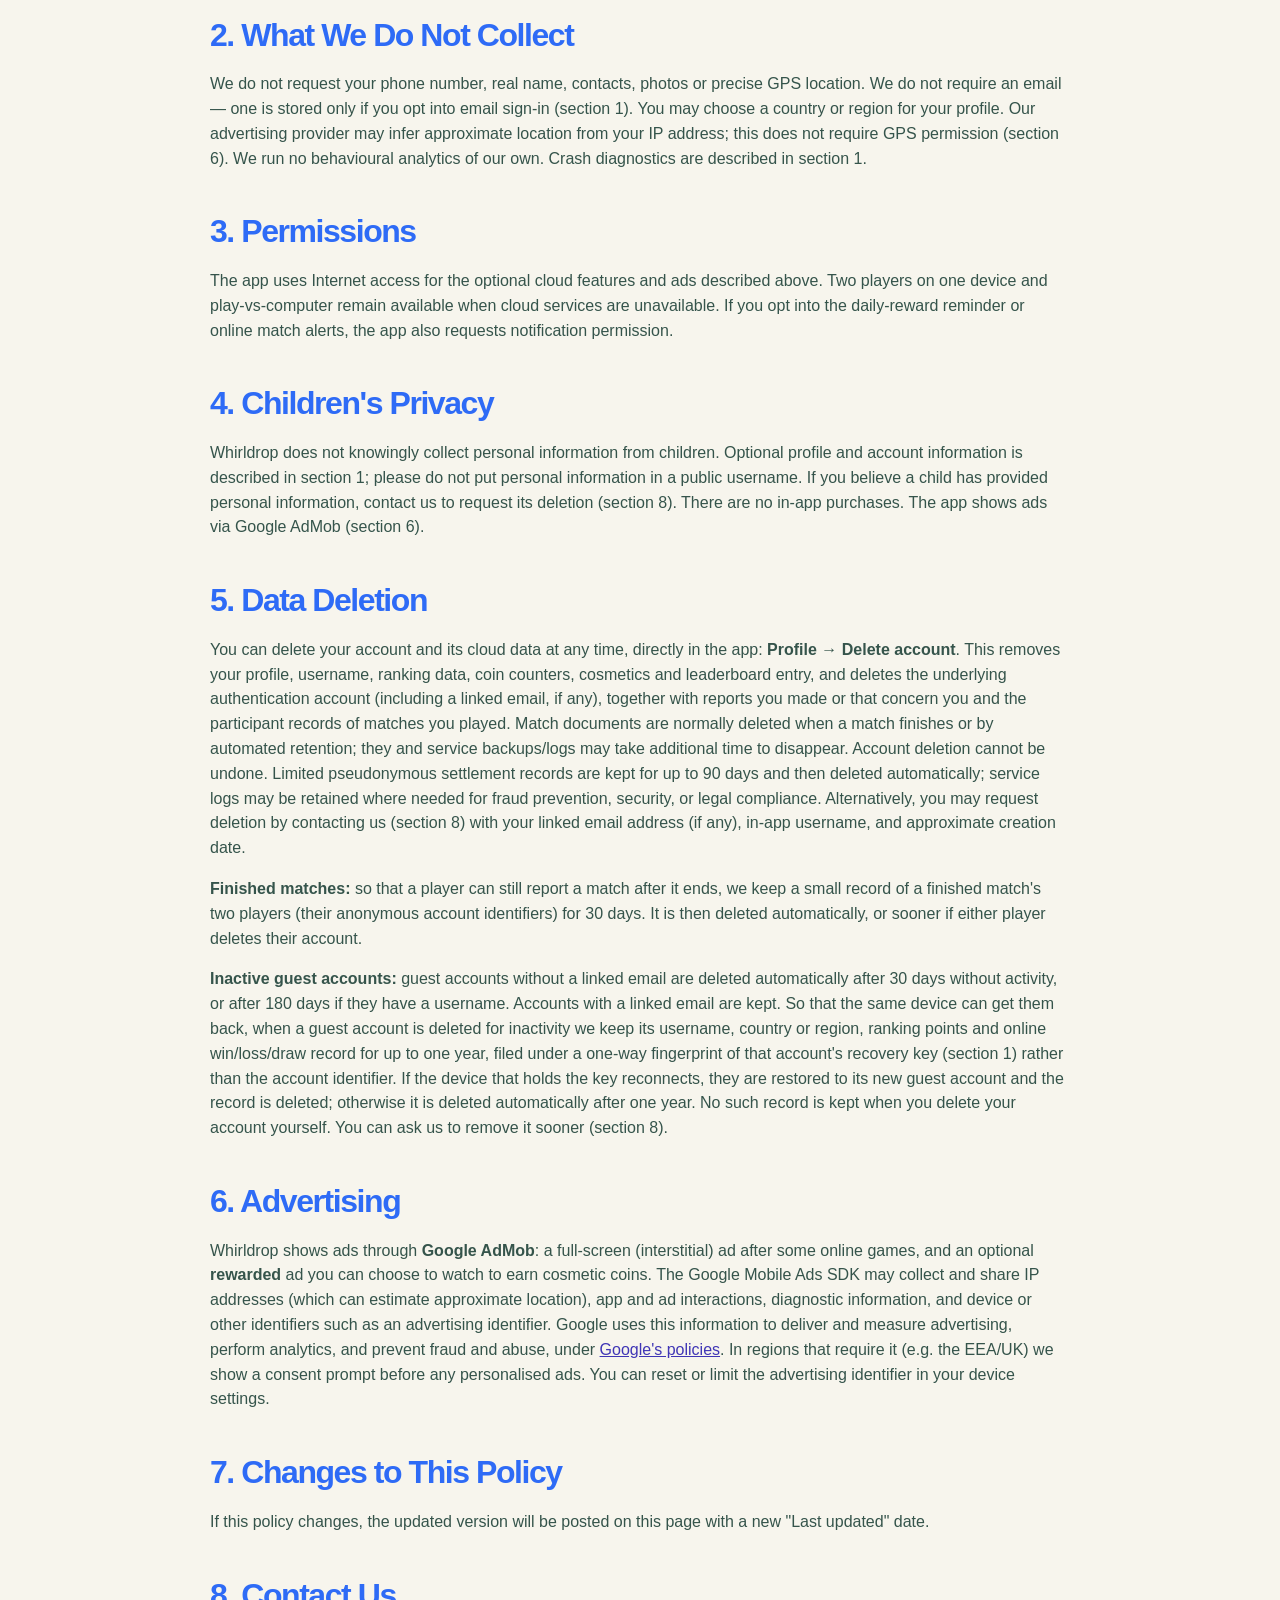
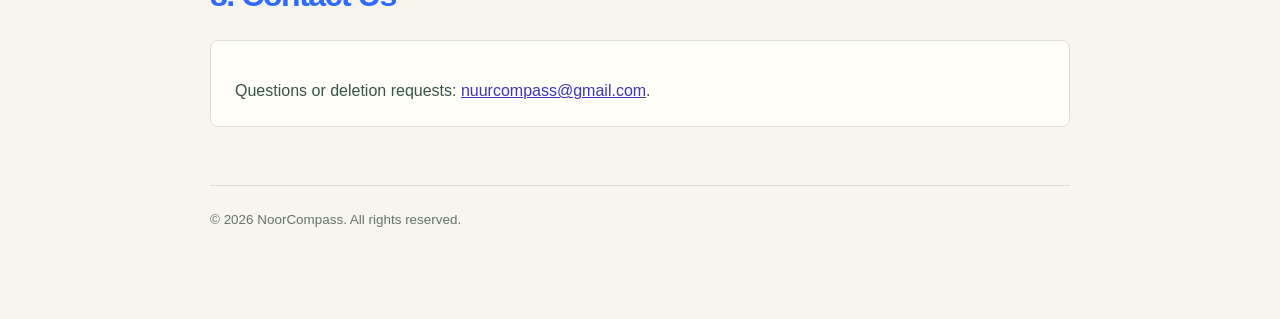
<file: whirldrop-privacy.html>
<!DOCTYPE html>
<html lang="en">
<head>
    <meta charset="UTF-8">
    <meta name="viewport" content="width=device-width, initial-scale=1.0">
    <title>Whirldrop - Privacy Policy</title>
    <meta name="description" content="How Whirldrop handles your data: anonymous play, optional email sign-in, rankings, and advertising.">
    <script src="theme.js"></script>
    <link rel="stylesheet" href="styles.css">
    <meta name="theme-color" content="#f7f5ed">
    <link rel="icon" href="/favicon.ico?v=2" sizes="16x16 32x32 48x48">
    <link rel="icon" type="image/png" sizes="32x32" href="/favicon-32.png?v=2">
    <link rel="icon" type="image/png" sizes="16x16" href="/favicon-16.png?v=2">
    <link rel="apple-touch-icon" sizes="180x180" href="/apple-touch-icon.png?v=2">
</head>
<body class="document-page theme-whirldrop">
<a class="skip-link" href="#main">Skip to content</a>
<header class="site-header">
    <nav class="nav shell" aria-label="Main navigation">
        <a class="brand" href="index.html"><img class="site-logo" src="noorcompass-logo-final.png" width="40" height="48" alt="">NoorCompass</a>
        <div class="nav-links">
            <a href="index.html#apps">Apps</a>
            <a href="index.html#about">About</a>
            <a href="index.html#support">Support</a>
        </div>
            <button class="theme-toggle" type="button" aria-label="Dark mode" aria-pressed="false" hidden><span class="theme-moon" aria-hidden="true">☾</span><span class="theme-sun" aria-hidden="true">☀</span></button>
    </nav>
</header>
<main id="main" class="document-main">
    <nav class="page-nav"><a href="index.html">← NoorCompass home</a></nav>
    <h1>Privacy Policy for Whirldrop</h1>
    <p class="last-updated"><strong>Last updated:</strong> 25 October 2026</p>

    <div class="section">
        <p>Whirldrop is a casual board game (a drop-and-connect game with rotating
        gravity). We keep data to the minimum needed to run online play and
        rankings.</p>
    </div>

    <div class="important">
        <p>No real name or email is required. Email sign-in is optional and is
        used only when you choose to save progress across devices. There are no
        in-app purchases. We show ads via Google AdMob (see section 6).</p>
    </div>

    <div class="section">
        <h2>1. What We Store</h2>
        <p><strong>On your device:</strong> your settings (sound, haptics, theme,
        language and board rules), local play statistics, points, coins,
        challenge progress and unlocked cosmetics. These remain on your device
        unless you later join the leaderboard, play online or use an account
        feature, at which point eligible progress is synchronised as described
        below.</p>
        <p><strong>Accounts and cloud features:</strong> we use
        <strong>Google Firebase</strong> (Anonymous Authentication + Cloud
        Firestore). Viewing the leaderboard does not need an account. When you
        first join the leaderboard (by choosing a username), play online or use
        an account feature, the app creates an anonymous guest account with a
        random identifier. When you use those features, we may store the
        following information linked to that identifier:</p>
        <ul>
            <li>a <strong>username</strong> you choose (a display name shown to
            opponents and on rankings — please don't use your real name or any
            personal information);</li>
            <li>your country or region choice, ranking points, coin
            earning/spending counters, unlocked cosmetics and equipped
            cosmetic;</li>
            <li>account creation and last-active timestamps used for account
            maintenance and online availability;</li>
            <li>while an online match is live: the match's rules and the
            <strong>moves played</strong> (column numbers), plus a periodic
            "still connected" timestamp used to detect when a player leaves or
            loses connection, and a marker recording that you left if you leave
            a match. Match records also contain the participating anonymous
            account identifiers and display names;</li>
            <li>for a guest account, a random <strong>recovery key</strong>
            created on your device. It is kept on the device and in your
            account's private cloud storage, which only your account can read,
            and is used only to restore your ranking if the guest account is
            removed for inactivity (section 5);</li>
            <li>if you <strong>report another player</strong>: the report's
            category, any description you write, the match it concerns and both
            players' account identifiers, so that we can review it;</li>
            <li><strong>optional email sign-in:</strong> if you choose to sign
            in (purely to save and restore your progress across devices), we
            store your <strong>email address</strong> linked to the account.
            There is no password: we email you a six-digit one-time code and you
            type it back into the app. That code is stored only until it is used
            or expires — it is valid for five minutes, and the record is deleted
            automatically within 24 hours. The sign-in emails are sent through
            Gmail (Google), so Google processes your address in order to deliver
            them. This is entirely optional — the game works fully without
            it.</li>
        </ul>
        <p><strong>Reliability and abuse prevention:</strong> Firebase
        Crashlytics may receive crash diagnostics such as device/app version,
        stack traces and technical identifiers. Firebase App Check uses device
        attestation signals to help reject automated abuse. Firebase
        Authentication processes IP addresses for security and abuse prevention.
        If you enable online match notifications, Firebase Cloud Messaging
        processes an app-installation identifier and notification token to
        deliver them. We do not use these services to build advertising profiles.</p>
        <p>This data is processed on Google's servers under Google's terms. We
        do not sell it. Advertising data is handled separately by AdMob as
        described in section 6.</p>
    </div>

    <div class="section">
        <h2>2. What We Do Not Collect</h2>
        <p>We do not request your phone number, real name, contacts, photos or
        precise GPS location. We do not require an email — one is stored only
        if you opt into email sign-in (section 1). You may choose a country or
        region for your profile. Our advertising provider may infer approximate
        location from your IP address; this does not require GPS permission
        (section 6). We run no behavioural analytics of our own. Crash
        diagnostics are described in section 1.</p>
    </div>

    <div class="section">
        <h2>3. Permissions</h2>
        <p>The app uses Internet access for the optional cloud features and ads
        described above. Two players on one device and play-vs-computer remain
        available when cloud services are unavailable. If you opt into the
        daily-reward reminder or online match alerts, the app also requests
        notification permission.</p>
    </div>

    <div class="section">
        <h2>4. Children's Privacy</h2>
        <p>Whirldrop does not knowingly collect personal information from children.
        Optional profile and account information is described in section 1;
        please do not put personal information in a public username. If you
        believe a child has provided personal information, contact us to request
        its deletion (section 8). There are no in-app purchases. The app shows
        ads via Google AdMob (section 6).</p>
    </div>

    <div class="section">
        <h2>5. Data Deletion</h2>
        <p>You can delete your account and its cloud data at any time, directly
        in the app: <strong>Profile &rarr; Delete account</strong>. This
        removes your profile, username, ranking data, coin counters, cosmetics
        and leaderboard entry, and deletes the underlying authentication account
        (including a linked email, if any), together with reports you made or
        that concern you and the participant records of matches you played.
        Match documents are normally deleted when a match finishes or by
        automated retention; they and service backups/logs may take additional
        time to disappear. Account deletion cannot be undone. Limited pseudonymous settlement records are
        kept for up to 90 days and then deleted automatically; service logs may
        be retained where needed for fraud prevention, security, or legal
        compliance. Alternatively, you may request deletion by contacting
        us (section 8) with your linked email address (if any), in-app username,
        and approximate creation date.</p>
        <p><strong>Finished matches:</strong> so that a player can still report
        a match after it ends, we keep a small record of a finished match's two
        players (their anonymous account identifiers) for 30 days. It is then
        deleted automatically, or sooner if either player deletes their
        account.</p>
        <p><strong>Inactive guest accounts:</strong> guest accounts without a
        linked email are deleted automatically after 30 days without activity,
        or after 180 days if they have a username. Accounts with a linked email
        are kept. So that the same device can get them back, when a guest
        account is deleted for inactivity we keep its username, country or
        region, ranking points and online win/loss/draw record for up to one
        year, filed under a one-way fingerprint of that account's recovery key
        (section 1) rather than the account identifier. If the device that
        holds the key reconnects, they are restored to its new guest account
        and the record is deleted; otherwise it is deleted automatically after
        one year. No such record is kept when you delete your account yourself.
        You can ask us to remove it sooner (section 8).</p>
    </div>

    <div class="section">
        <h2>6. Advertising</h2>
        <p>Whirldrop shows ads through <strong>Google AdMob</strong>: a full-screen
        (interstitial) ad after some online games, and an optional
        <strong>rewarded</strong> ad you can choose to watch to earn cosmetic
        coins. The Google Mobile Ads SDK may collect and share IP addresses
        (which can estimate approximate location), app and ad interactions,
        diagnostic information, and device or other identifiers such as an
        advertising identifier. Google uses this information to deliver and
        measure advertising, perform analytics, and prevent fraud and abuse,
        under
        <a href="https://policies.google.com/technologies/partner-sites">Google's
        policies</a>. In regions that require it (e.g. the EEA/UK) we show a
        consent prompt before any personalised ads. You can reset or limit the
        advertising identifier in your device settings.</p>
    </div>

    <div class="section">
        <h2>7. Changes to This Policy</h2>
        <p>If this policy changes, the updated version will be posted on this page
        with a new "Last updated" date.</p>
    </div>

    <div class="section">
        <h2>8. Contact Us</h2>
        <div class="contact-info">
            <p>Questions or deletion requests:
            <a href="mailto:nuurcompass@gmail.com">nuurcompass@gmail.com</a>.</p>
        </div>
    </div>
    <footer>© 2026 NoorCompass. All rights reserved.</footer>
</main>
</body>
</html>
</file>
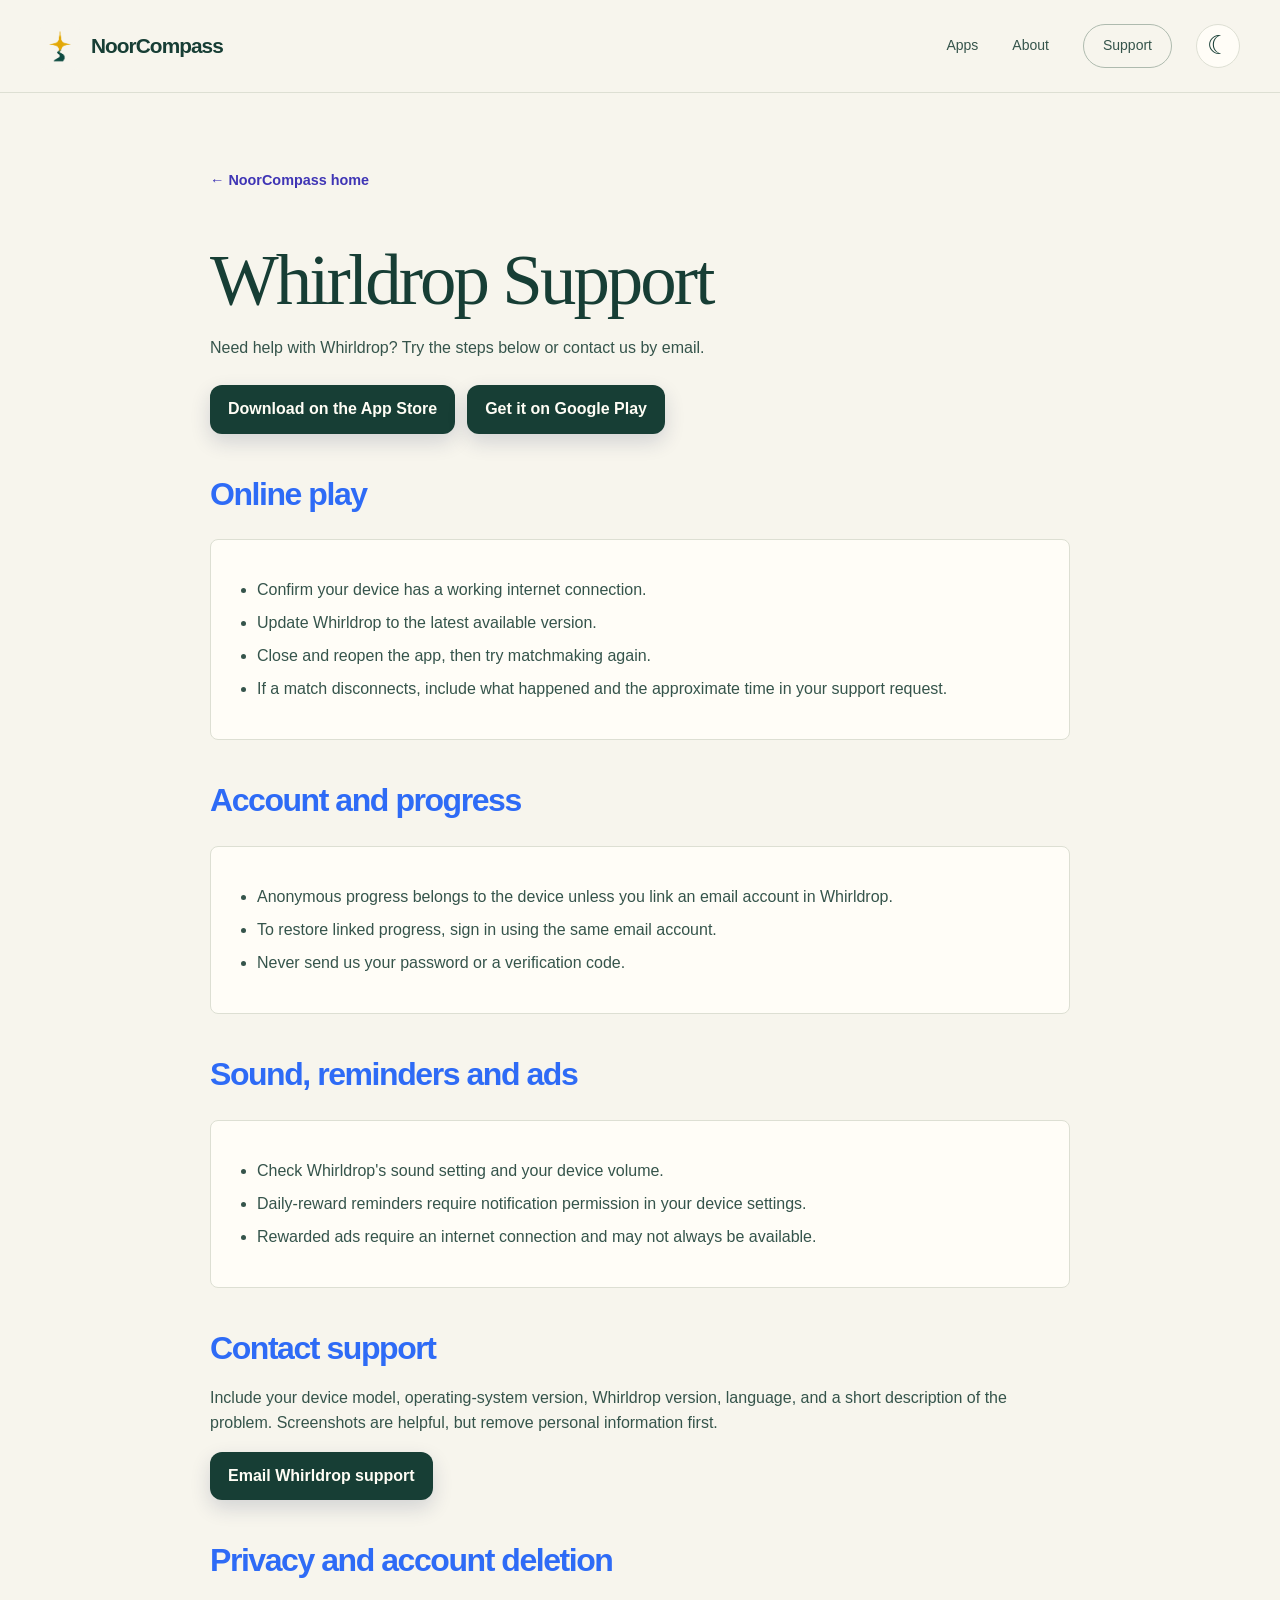
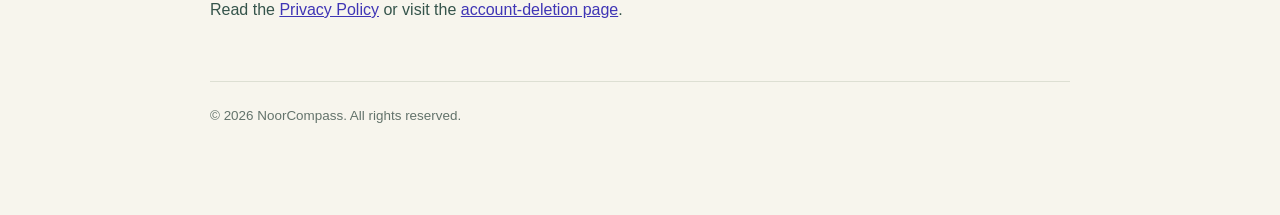
<file: whirldrop-support.html>
<!DOCTYPE html>
<html lang="en">
<head>
    <meta charset="UTF-8">
    <meta name="viewport" content="width=device-width, initial-scale=1.0">
    <meta name="description" content="Support and troubleshooting for Whirldrop.">
    <title>Whirldrop — Support</title>
    <script src="theme.js"></script>
    <link rel="stylesheet" href="styles.css">
    <meta name="theme-color" content="#f7f5ed">
    <link rel="icon" href="/favicon.ico?v=2" sizes="16x16 32x32 48x48">
    <link rel="icon" type="image/png" sizes="32x32" href="/favicon-32.png?v=2">
    <link rel="icon" type="image/png" sizes="16x16" href="/favicon-16.png?v=2">
    <link rel="apple-touch-icon" sizes="180x180" href="/apple-touch-icon.png?v=2">
</head>
<body class="document-page theme-whirldrop">
<a class="skip-link" href="#main">Skip to content</a>
<header class="site-header">
    <nav class="nav shell" aria-label="Main navigation">
        <a class="brand" href="index.html"><img class="site-logo" src="noorcompass-logo-final.png" width="40" height="48" alt="">NoorCompass</a>
        <div class="nav-links">
            <a href="index.html#apps">Apps</a>
            <a href="index.html#about">About</a>
            <a href="index.html#support">Support</a>
        </div>
            <button class="theme-toggle" type="button" aria-label="Dark mode" aria-pressed="false" hidden><span class="theme-moon" aria-hidden="true">☾</span><span class="theme-sun" aria-hidden="true">☀</span></button>
    </nav>
</header>
<main id="main" class="document-main">
    <nav class="page-nav"><a href="index.html">← NoorCompass home</a></nav>
    <h1>Whirldrop Support</h1>
    <p>Need help with Whirldrop? Try the steps below or contact us by email.</p>
    <div class="download-actions" aria-label="Download Whirldrop">
        <a class="button" href="https://apps.apple.com/app/id6782831281" target="_blank" rel="noopener">Download on the App Store</a>
        <a class="button" href="https://play.google.com/store/apps/details?id=com.noorcompass.whirldrop" target="_blank" rel="noopener">Get it on Google Play</a>
    </div>

    <h2>Online play</h2>
    <div class="card">
        <ul>
            <li>Confirm your device has a working internet connection.</li>
            <li>Update Whirldrop to the latest available version.</li>
            <li>Close and reopen the app, then try matchmaking again.</li>
            <li>If a match disconnects, include what happened and the approximate time in your support request.</li>
        </ul>
    </div>

    <h2>Account and progress</h2>
    <div class="card">
        <ul>
            <li>Anonymous progress belongs to the device unless you link an email account in Whirldrop.</li>
            <li>To restore linked progress, sign in using the same email account.</li>
            <li>Never send us your password or a verification code.</li>
        </ul>
    </div>

    <h2>Sound, reminders and ads</h2>
    <div class="card">
        <ul>
            <li>Check Whirldrop's sound setting and your device volume.</li>
            <li>Daily-reward reminders require notification permission in your device settings.</li>
            <li>Rewarded ads require an internet connection and may not always be available.</li>
        </ul>
    </div>

    <h2>Contact support</h2>
    <p>Include your device model, operating-system version, Whirldrop version, language, and a short description of the problem. Screenshots are helpful, but remove personal information first.</p>
    <p><a class="button" href="mailto:nuurcompass@gmail.com?subject=Whirldrop%20support%20request&amp;body=Device%20model%3A%0AOperating%20system%20version%3A%0AWhirldrop%20version%3A%0ALanguage%3A%0A%0ADescription%3A">Email Whirldrop support</a></p>

    <h2>Privacy and account deletion</h2>
    <p>Read the <a href="whirldrop-privacy.html">Privacy Policy</a> or visit the <a href="whirldrop-account-deletion.html">account-deletion page</a>.</p>

    <footer>© 2026 NoorCompass. All rights reserved.</footer>
</main>
</body>
</html>
</file>
<file: styles.css>
:root {
    --navy: #0d1532;
    --navy-soft: #26304f;
    --muted: #626b84;
    --paper: #f7f8fc;
    --line: #e1e5ef;
    --violet: #6a3be4;
    --blue: #2e6bf6;
    --mint: #4d9a7d;
    --orange: #e85d2a;
    --accent: var(--violet);
    --accent-strong: var(--violet);
    --accent-soft: #f4f1ff;
    --shadow: 0 18px 55px rgba(27, 38, 78, .10);
}

* { box-sizing: border-box; }
html { scroll-behavior: smooth; }
body {
    margin: 0;
    color: var(--navy);
    background: var(--paper);
    font-family: Inter, ui-sans-serif, system-ui, -apple-system, BlinkMacSystemFont, "Segoe UI", sans-serif;
    line-height: 1.55;
}
a { color: inherit; }
img { display: block; max-width: 100%; }
a:focus-visible {
    outline: 3px solid rgba(106, 59, 228, .38);
    outline-offset: 4px;
}
.shell { width: min(1120px, calc(100% - 40px)); margin: 0 auto; }

.site-header {
    position: sticky;
    top: 0;
    z-index: 20;
    border-bottom: 1px solid rgba(225, 229, 239, .88);
    background: rgba(247, 248, 252, .92);
    backdrop-filter: blur(18px);
}
.nav {
    display: flex;
    min-height: 72px;
    align-items: center;
    justify-content: space-between;
    gap: 28px;
}
.brand {
    color: var(--navy);
    font-size: 1.15rem;
    font-weight: 850;
    letter-spacing: -.045em;
    text-decoration: none;
}
.nav-links { display: flex; align-items: center; gap: 26px; }
.nav-links a {
    color: var(--navy-soft);
    font-size: .9rem;
    font-weight: 700;
    text-decoration: none;
}
.nav-links a:hover { color: var(--accent); }

/* Homepage */
.hero {
    padding: 74px 0 88px;
    background: radial-gradient(circle at 82% 10%, rgba(99, 119, 255, .17), transparent 27%),
                radial-gradient(circle at 8% 96%, rgba(77, 154, 125, .13), transparent 30%);
}
.hero-layout { max-width: 790px; }
.eyebrow {
    margin: 0 0 15px;
    color: var(--violet);
    font-size: .78rem;
    font-weight: 850;
    letter-spacing: .1em;
    text-transform: uppercase;
}
h1, h2, h3 { margin-top: 0; }
h1 {
    max-width: 720px;
    margin-bottom: 20px;
    font-size: clamp(3rem, 6.8vw, 5.35rem);
    letter-spacing: -.07em;
    line-height: .98;
}
.hero-copy > p:not(.eyebrow) {
    max-width: 600px;
    margin: 0;
    color: var(--navy-soft);
    font-size: clamp(1.05rem, 2.2vw, 1.23rem);
}
.section { padding: 86px 0; scroll-margin-top: 88px; }
.section-heading {
    display: grid;
    grid-template-columns: 1fr 410px;
    gap: 40px;
    align-items: end;
    margin-bottom: 30px;
}
.section-heading h2 {
    margin-bottom: 0;
    font-size: clamp(2.15rem, 4vw, 3.3rem);
    letter-spacing: -.06em;
    line-height: 1;
}
.section-heading > p { margin: 0; color: var(--muted); }
.app-grid { display: grid; grid-template-columns: repeat(3, minmax(0, 1fr)); gap: 24px; }
.app-card {
    display: flex;
    min-height: 610px;
    flex-direction: column;
    overflow: hidden;
    border: 1px solid var(--line);
    border-radius: 28px;
    background: white;
    box-shadow: var(--shadow);
}
.card-top {
    display: flex;
    min-height: 220px;
    align-items: center;
    justify-content: space-between;
    gap: 20px;
    padding: 28px;
}
.whirldrop .card-top { background: radial-gradient(circle at 100% 0, #c8d6ff, transparent 42%), linear-gradient(145deg, #f4f6ff, #e7eaff); }
.dualearn .card-top { background: radial-gradient(circle at 100% 0, #b9dfce, transparent 43%), linear-gradient(145deg, #f3faf7, #e5f2ec); }
.strayfinder .card-top { background: radial-gradient(circle at 100% 0, #bfe9c9, transparent 43%), linear-gradient(145deg, #f3fbf5, #e2f4e7); }
.brand-icon { width: 112px; height: 112px; object-fit: cover; border-radius: 27px; box-shadow: 0 17px 35px rgba(29, 40, 84, .20); }
.card-quote {
    max-width: 168px;
    margin: 0;
    color: var(--navy-soft);
    font-size: 1.05rem;
    font-weight: 800;
    line-height: 1.25;
    text-align: right;
}
.card-body { display: flex; flex: 1; flex-direction: column; padding: 30px; }
.category {
    margin: 0 0 7px;
    color: var(--violet);
    font-size: .75rem;
    font-weight: 850;
    letter-spacing: .1em;
    text-transform: uppercase;
}
.dualearn .category { color: #32725f; }
.strayfinder .category { color: #2f8248; }
.card-body h3 { margin-bottom: 10px; font-size: 2rem; letter-spacing: -.055em; }
.description { margin: 0; color: var(--muted); }
.feature-list {
    display: grid;
    gap: 9px;
    margin: 22px 0 26px;
    padding: 0;
    list-style: none;
}
.feature-list li {
    display: flex;
    align-items: center;
    gap: 10px;
    color: var(--navy-soft);
    font-size: .88rem;
    font-weight: 650;
}
.feature-list li::before {
    width: 7px;
    height: 7px;
    flex: 0 0 7px;
    border-radius: 50%;
    background: var(--violet);
    content: "";
}
.dualearn .feature-list li::before,
.strayfinder .feature-list li::before { background: var(--mint); }
.strayfinder .feature-list li::before { background: #2f9b52; }
.store-row { display: flex; flex-wrap: wrap; gap: 12px; align-items: center; margin-top: auto; }
.whirldrop .store-row,
.dualearn .store-row {
    width: 100%;
    align-self: center;
    flex-direction: column;
    flex-wrap: nowrap;
    justify-content: center;
    align-items: center;
    gap: 8px;
}
.store-badge { display: inline-flex; align-items: center; transition: transform .18s ease, opacity .18s ease; }
.store-badge:hover { transform: translateY(-2px); opacity: .9; }
.store-badge img { width: auto; height: 44px; }
.store-badge-google img { height: 64px; margin: -10px 0; }
.coming-soon {
    display: flex;
    align-items: center;
    justify-content: space-between;
    gap: 16px;
    margin-top: auto;
    padding: 14px 16px;
    border: 1px solid #d8ddf4;
    border-radius: 14px;
    background: #f4f5ff;
}
.coming-soon strong { color: var(--violet); font-size: .92rem; }
.coming-soon span { color: var(--muted); font-size: .79rem; text-align: right; }
.strayfinder .coming-soon { border-color: #cce8d2; background: #f1fbf3; }
.strayfinder .coming-soon strong { color: #277b40; }

.values { padding-top: 0; }
.value-panel {
    display: grid;
    grid-template-columns: 1fr 1.4fr;
    gap: 48px;
    padding: 42px;
    border-radius: 27px;
    color: white;
    background: var(--navy);
}
.value-panel h2 { margin: 0; font-size: clamp(2rem, 4vw, 3rem); letter-spacing: -.055em; line-height: 1.05; }
.value-panel .eyebrow { color: #aebcff; }
.about-description { max-width: 430px; margin: 16px 0 0; color: #bdc6df; }
.value-list { display: grid; grid-template-columns: repeat(3, 1fr); gap: 18px; }
.value-item { padding-top: 16px; border-top: 1px solid rgba(255,255,255,.2); }
.value-item strong { display: block; margin-bottom: 7px; font-size: .91rem; }
.value-item span { color: #bdc6df; font-size: .82rem; }
.support-grid { display: grid; grid-template-columns: repeat(3, 1fr); gap: 15px; }
.support-card { padding: 24px; border: 1px solid var(--line); border-radius: 19px; background: white; }
.support-card h3 { margin-bottom: 8px; font-size: 1rem; }
.support-card p { min-height: 52px; margin: 0 0 15px; color: var(--muted); font-size: .88rem; }
.support-links { display: flex; flex-wrap: wrap; gap: 10px 15px; }
.support-card a { color: var(--violet); font-size: .87rem; font-weight: 800; text-decoration: none; }
.support-card a:hover { text-decoration: underline; }

footer { padding: 28px 0 38px; border-top: 1px solid var(--line); }
.footer-row { display: flex; justify-content: space-between; gap: 22px; color: var(--muted); font-size: .84rem; }
.footer-links { display: flex; flex-wrap: wrap; gap: 15px; }
.footer-links a { text-decoration: none; }
.footer-links a:hover { color: var(--accent); }

/* Shared support, privacy, and legal pages */
.theme-whirldrop { --accent: #3f35b5; --accent-strong: var(--blue); --accent-soft: #eef3ff; }
.theme-dualearn { --accent: #2d5f5d; --accent-strong: #32725f; --accent-soft: #ebf8f1; }
.theme-strayfinder { --accent: #a63d17; --accent-strong: var(--orange); --accent-soft: #fff3ed; }
.document-main {
    width: min(860px, calc(100% - 40px));
    margin: 0 auto;
    padding: 58px 0 88px;
}
.page-nav { margin-bottom: 38px; }
.page-nav a {
    color: var(--accent);
    font-size: .9rem;
    font-weight: 800;
    text-decoration: none;
}
.page-nav a:hover { text-decoration: underline; }
.document-main h1 {
    max-width: 780px;
    margin: 0 0 12px;
    color: var(--navy);
    font-size: clamp(2.6rem, 6vw, 4.55rem);
    letter-spacing: -.07em;
    line-height: .98;
}
.document-main h2 {
    margin: 40px 0 14px;
    color: var(--accent-strong);
    font-size: clamp(1.45rem, 3vw, 2rem);
    letter-spacing: -.045em;
    line-height: 1.1;
}
.document-main h3 {
    margin: 26px 0 8px;
    color: var(--navy-soft);
    font-size: 1.05rem;
}
.document-main p,
.document-main li { color: var(--navy-soft); }
.document-main a { color: var(--accent); }
.document-main li { margin-bottom: 8px; }
.document-main ul,
.document-main ol { padding-left: 22px; }
.document-main .updated,
.document-main .last-updated {
    margin: 0 0 28px;
    color: var(--muted);
    font-size: .9rem;
}
.document-main .section { margin: 0 0 28px; padding: 0; }
.document-main .card,
.document-main .notice,
.document-main .important,
.document-main .contact,
.document-main .contact-info {
    margin: 24px 0;
    padding: 22px 24px;
    border: 1px solid var(--line);
    border-radius: 20px;
    background: white;
    box-shadow: 0 12px 35px rgba(27, 38, 78, .06);
}
.document-main .important,
.document-main .notice { background: var(--accent-soft); }
.document-main .card p:last-child,
.document-main .notice p:last-child,
.document-main .important p:last-child,
.document-main .contact p:last-child,
.document-main .contact-info p:last-child { margin-bottom: 0; }
.document-main .button {
    display: inline-block;
    padding: 12px 18px;
    border-radius: 12px;
    color: white;
    background: var(--accent-strong);
    font-weight: 800;
    text-decoration: none;
    box-shadow: 0 8px 20px rgba(27, 38, 78, .16);
}
.document-main .button:hover { transform: translateY(-1px); }
.download-actions {
    display: flex;
    flex-wrap: wrap;
    gap: 12px;
    margin: 24px 0;
}
.download-card {
    max-width: 640px;
    margin: 0 auto;
    text-align: center;
}
.download-card .brand-icon {
    margin: 0 auto 24px;
}
.download-card h1 {
    margin-right: auto;
    margin-left: auto;
}
.download-card .download-actions {
    justify-content: center;
}
.download-note {
    margin-top: 18px;
    color: var(--muted) !important;
    font-size: .9rem;
}
.document-main footer {
    margin-top: 58px;
    padding: 24px 0 0;
    border-top: 1px solid var(--line);
    color: var(--muted);
    font-size: .84rem;
}

@media (max-width: 1050px) {
    .app-grid { grid-template-columns: repeat(2, minmax(0, 1fr)); }
}
@media (max-width: 850px) {
    .section-heading, .value-panel { grid-template-columns: 1fr; }
    .app-grid, .support-grid { grid-template-columns: 1fr; }
    .value-list { grid-template-columns: 1fr; }
    .support-card p { min-height: 0; }
}
@media (max-width: 560px) {
    .shell, .document-main { width: min(100% - 30px, 1120px); }
    .nav { min-height: 64px; }
    .nav-links { gap: 14px; }
    .nav-links a { font-size: .8rem; }
    .hero { padding: 56px 0 64px; }
    .section { padding: 66px 0; }
    .card-top { min-height: 190px; padding: 25px; }
    .brand-icon { width: 100px; height: 100px; border-radius: 23px; }
    .card-quote { max-width: 145px; font-size: .98rem; }
    .card-body { padding: 25px; }
    .value-panel { gap: 30px; padding: 28px; }
    .footer-row { flex-direction: column; }
    .document-main { padding: 42px 0 68px; }
    .document-main .card,
    .document-main .notice,
    .document-main .important,
    .document-main .contact,
    .document-main .contact-info { padding: 19px; }
}
/* NoorCompass — a brighter path */
:root { --navy:#173e35; --navy-soft:#35544b; --muted:#63736b; --paper:#f7f5ed; --line:#dddfd3; --violet:#295b48; --accent:#295b48; --accent-strong:#295b48; --accent-soft:#edf0e6; --shadow:none; }
body { font-family: 'Segoe UI',sans-serif; }
.shell { width:min(1240px,calc(100% - 80px)); }
.site-header { background:rgba(247,245,237,.96); border-bottom:1px solid var(--line); backdrop-filter:blur(16px); }
.nav { min-height:92px; }
.brand { display:inline-flex; align-items:center; gap:11px; font-weight:650; font-size:1.3rem; letter-spacing:-.055em; }
.brand::before { content:''; display:block; width:36px; height:46px; background:url('noorcompass-logo-final.png') center/58px no-repeat; }
.nav-links { gap:34px; }
.nav-links a { font-size:14px; font-weight:500; }
.nav-links a:last-child { border:1px solid #aebaae; padding:9px 19px; border-radius:30px; }
.skip-link { position:absolute; top:-100px; left:20px; z-index:100; padding:12px 20px; background:white; }
.skip-link:focus { top:12px; }
a:focus-visible { outline:3px solid #ae7415; outline-offset:5px; }
.hero { padding:32px 0 0; background:none; }
.hero-layout { max-width:1240px; display:grid; grid-template-columns:1.2fr 1fr; align-items:center; gap:40px; min-height:610px; }
.hero-copy { padding:45px 0 60px; }
.eyebrow { font-size:12px; font-weight:600; letter-spacing:.14em; margin-bottom:26px; }
h1 { font-family:Georgia,'Times New Roman',serif; font-weight:400; font-size:clamp(3.4rem,5.5vw,5.3rem); line-height:1.05; letter-spacing:-.055em; margin-bottom:26px; }
h1 em { font-weight:400; color:#63815c; }
.hero-copy > p:not(.eyebrow) { max-width:460px; font-size:18px; line-height:1.75; color:var(--muted); }
.explore-link { display:inline-flex; gap:40px; align-items:center; margin-top:30px; background:var(--navy); color:#fffdf5; padding:16px 24px; border-radius:40px; text-decoration:none; font-weight:500; transition:background .2s,transform .2s; }
.explore-link:hover { background:#2e604d; transform:translateY(-2px); }
.explore-link span { font-size:23px; line-height:1; }
.hero-note { margin-top:39px; color:var(--muted); font-size:13px; }
.hero-note span { color:#ae7415; padding-right:8px; }
.hero-art { position:relative; height:540px; overflow:hidden; display:flex; align-items:center; justify-content:center; background:#e8eddf; border-radius:48% 48% 5px 5px; isolation:isolate; }
.hero-mark { position:relative; z-index:1; width:440px; height:440px; object-fit:contain; mix-blend-mode:multiply; }
.path-caption { position:absolute; bottom:22px; font:italic 15px Georgia,serif; }
.art-coordinate { position:absolute; top:36px; left:45px; font-size:11px; letter-spacing:.15em; color:#62745e; }
.section { padding:88px 0; }
.section-heading { grid-template-columns:1.2fr 1fr; gap:70px; margin-bottom:38px; }
.section-heading h2,.value-panel h2 { font-family:Georgia,'Times New Roman',serif; font-weight:400; font-size:clamp(2.3rem,3.7vw,3.4rem); line-height:1.12; letter-spacing:-.04em; }
.section-heading .eyebrow { margin-bottom:15px; }
.section-heading > p { max-width:450px; font-size:16px; line-height:1.7; }
#apps { border-top:1px solid var(--line); margin-top:36px; }
.app-grid { gap:24px; grid-template-columns:repeat(3,minmax(0,1fr)); }
.app-card { min-height:0; border:0; border-radius:8px; background:transparent; overflow:visible; box-shadow:none; }
.card-top { min-height:268px; border-radius:8px; position:relative; flex-direction:column; justify-content:center; gap:24px; overflow:hidden; }
.whirldrop .card-top { background:#e6e5f3; }
.dualearn .card-top { background:#e4ecdc; }
.strayfinder .card-top { background:#f3e7d5; }
.card-top::before,.card-top::after { content:''; position:absolute; width:300px; height:300px; border:1px solid #ffffff80; border-radius:50%; pointer-events:none; }
.card-top::after { width:210px; height:210px; }
.brand-icon { position:relative; z-index:1; width:105px; height:105px; border-radius:24px; box-shadow:0 14px 24px #18382c18; transform:rotate(-7deg); }
.dualearn .brand-icon { transform:rotate(7deg); }
.strayfinder .brand-icon { transform:rotate(-5deg); }
.card-quote { z-index:1; max-width:260px; font-size:14px; font-weight:500; text-align:center; }
.card-body { padding:26px 2px 0; }
.category { font-size:11px; letter-spacing:.12em; margin-bottom:10px; }
.card-body h3 { font-size:29px; font-weight:600; letter-spacing:-.04em; }
.description { font-size:16px; line-height:1.65; }
.feature-list { margin:20px 0 25px; gap:8px; }
.feature-list li { font-size:14px; font-weight:400; }
.feature-list li::before { width:4px; height:4px; flex-basis:4px; }
.whirldrop .store-row,.dualearn .store-row { flex-direction:row; flex-wrap:wrap; justify-content:flex-start; gap:10px; }
.coming-soon,.strayfinder .coming-soon { border:1px solid #d8cebb; border-radius:5px; background:transparent; padding:12px; }
.coming-soon span { font-size:12px; }
.values { padding-top:35px; padding-bottom:35px; }
.value-panel { padding:60px; border-radius:8px; grid-template-columns:1fr 1fr; gap:80px; background:#173e35; }
.value-panel .eyebrow { color:#d6c78e; }
.value-panel h2 { max-width:440px; }
.about-description { color:#c4d2c7; font-size:16px; line-height:1.8; }
.value-list { grid-template-columns:1fr; gap:22px; }
.value-item { padding-top:18px; }
.value-item strong { font-size:16px; font-weight:500; }
.value-item span { color:#c4d2c7; font-size:14px; }
.support-grid { gap:28px; }
.support-card { padding:22px 0; border:0; border-top:1px solid #c4cec0; border-radius:0; background:none; }
.support-card h3 { font-size:20px; font-weight:600; }
.support-card p { font-size:14px; }
.support-card a { font-size:14px; font-weight:500; text-decoration:underline; text-underline-offset:4px; }
footer { padding:30px 0; }
.footer-row { font-size:14px; }
.document-main { padding-top:65px; }
.document-main h1 { font-family:Georgia,'Times New Roman',serif; font-weight:400; letter-spacing:-.04em; line-height:1.1; }
.document-main .card,.document-main .notice,.document-main .important,.document-main .contact,.document-main .contact-info { border-radius:8px; box-shadow:none; }
.document-main h2 { line-height:1.3; }
@media (max-width:1000px) { .shell { width:calc(100% - 48px); } .hero-layout { gap:20px; min-height:530px; } .hero-art { height:460px; } .hero-mark { width:390px; height:390px; } .app-grid { gap:20px; } .card-top { min-height:230px; padding:20px 12px; } .value-panel { padding:40px; gap:40px; } .section-heading { gap:35px; } }
@media (max-width:760px) { .hero-layout { grid-template-columns:1fr; } .hero-copy { padding:25px 0 15px; } h1 { font-size:clamp(3.2rem,9vw,4.5rem); } .hero-art { height:360px; max-width:500px; width:100%; margin:0 auto; } .hero-mark { width:320px; height:320px; } .hero-note { margin-top:25px; } .hero-art .path-caption { bottom:14px; } .section { padding:58px 0; } .section-heading,.value-panel { grid-template-columns:1fr; gap:24px; } .app-grid { grid-template-columns:1fr; gap:44px; } .card-top { min-height:250px; } .card-body { padding-top:22px; } .support-grid { grid-template-columns:1fr; gap:0; } .support-card p { min-height:0; } .values { padding-top:10px; padding-bottom:0; } .value-panel { padding:32px; } .footer-row { flex-direction:column; gap:12px; } }
@media (max-width:440px) { .shell { width:calc(100% - 36px); } .nav { min-height:78px; gap:12px; flex-wrap:wrap; justify-content:center; padding:12px 0; } .brand { font-size:20px; } .brand::before { width:26px; height:32px; background-size:42px; } .nav-links { gap:23px; } .nav-links a:last-child { padding:5px 12px; } .hero-copy > p:not(.eyebrow) { font-size:16px; } .eyebrow { font-size:10px; } .hero-note { font-size:12px; } .value-panel { padding:26px; } }
@media (prefers-reduced-motion:reduce) { html { scroll-behavior:auto; } *,*::before,*::after { transition:none!important; } }

/* Shared identity, accessible controls and theme surfaces. */
:root { color-scheme:light; --surface:#fffdf7; --header:rgba(247,245,237,.96); --button:#173e35; --button-text:#fffdf5; --focus:#a66e10; }
:root[data-theme="dark"] { color-scheme:dark; --paper:#101d19; --surface:#192b24; --header:rgba(16,29,25,.97); --navy:#eef1e5; --navy-soft:#cedbd0; --muted:#adbdaf; --line:#344a3e; --violet:#a8cdb0; --accent:#a8cdb0; --accent-strong:#b8dbc0; --accent-soft:#243b30; --button:#cfdfbd; --button-text:#173e35; --focus:#f0c360; }
.site-header { background:var(--header); }
.brand::before { content:none; }
.site-logo { width:40px; height:48px; object-fit:contain; flex-shrink:0; padding:4px; border-radius:8px; background:#f7f5ed; }
.brand { flex-shrink:0; letter-spacing:-.045em; }
.nav { gap:24px; }
.nav-links { margin-left:auto; }
.nav-links a { min-height:44px; display:inline-flex; align-items:center; }
.theme-toggle { display:inline-flex; align-items:center; justify-content:center; flex:0 0 44px; width:44px; height:44px; padding:0; border:1px solid var(--line); border-radius:50%; background:var(--surface); color:var(--navy); font:26px/1 Georgia,serif; cursor:pointer; }
.theme-toggle[hidden] { display:none; }
.theme-toggle:hover { border-color:var(--muted); }
.theme-sun { display:none; }
[data-theme="dark"] .theme-sun { display:inline; }
[data-theme="dark"] .theme-moon { display:none; }
:where(a,button):focus-visible { outline:3px solid var(--focus); outline-offset:4px; }
.skip-link { color:var(--navy); background:var(--surface); }
.hero-mark { mix-blend-mode:normal; width:390px; height:440px; max-width:90%; }
.hero-art { background:#e8eddf; }
.path-caption,.art-coordinate { color:#35544b; }
.explore-link,.document-main .button { background:var(--button); color:var(--button-text); }
.explore-link:hover,.document-main .button:hover { background:var(--button); opacity:.88; }
.support-card { border-color:var(--line); }
.support-links { gap:4px 18px; }
.support-links a { min-height:44px; display:inline-flex; align-items:center; }
.document-main { overflow-wrap:anywhere; }
.document-main .card,.document-main .contact,.document-main .contact-info { background:var(--surface); }
.document-main .notice,.document-main .important { background:var(--accent-soft); }
.document-main .button { min-height:48px; display:inline-flex; justify-content:center; align-items:center; }
.document-main .page-nav a { display:inline-flex; align-items:center; min-height:44px; }
.document-main .brand-icon { transform:none; }
[data-theme="dark"] h1 em { color:#b6cd97; }
[data-theme="dark"] .hero-note span { color:#e1b55c; }
[data-theme="dark"] .theme-whirldrop { --accent:#c2bfff; --accent-strong:#c2bfff; --accent-soft:#2a2b45; }
[data-theme="dark"] .theme-dualearn { --accent:#a8d8ba; --accent-strong:#a8d8ba; --accent-soft:#203b30; }
[data-theme="dark"] .theme-strayfinder { --accent:#f4c29b; --accent-strong:#f4c29b; --accent-soft:#3b3026; }
[data-theme="dark"] .whirldrop .card-top { background:#2b2c43; }
[data-theme="dark"] .dualearn .card-top { background:#263c2d; }
[data-theme="dark"] .strayfinder .card-top { background:#3b3428; }
[data-theme="dark"] .card-top::before,[data-theme="dark"] .card-top::after { border-color:#ffffff18; }
[data-theme="dark"] .dualearn .category,[data-theme="dark"] .strayfinder .category { color:#b4d6b7; }
[data-theme="dark"] .coming-soon,[data-theme="dark"] .strayfinder .coming-soon { border-color:var(--line); background:var(--surface); }
[data-theme="dark"] .strayfinder .coming-soon strong { color:#b4d6b7; }
[data-theme="dark"] .value-panel { background:#203b30; border:1px solid var(--line); }
[data-theme="dark"] .hero-art { background:#cdd7bc; }
@media (max-width:850px) { .nav { gap:16px; } .nav-links { gap:18px; } .app-grid { grid-template-columns:1fr; gap:44px; } .card-top { min-height:250px; } }
@media (max-width:760px) { .hero-mark { width:290px; height:305px; } .hero-art { height:355px; } .section { scroll-margin-top:150px; } }
@media (max-width:560px) {
  .nav { display:grid; grid-template-columns:1fr 44px; gap:4px 16px; padding:10px 0 5px; min-height:0; }
  .brand { font-size:20px; gap:8px; }
  .site-logo { width:34px; height:42px; }
  .theme-toggle { grid-column:2; grid-row:1; }
  .nav-links { grid-column:1 / -1; grid-row:2; display:flex; justify-content:center; gap:32px; margin:0; }
  .nav-links a:last-child { border:0; padding:0; }
  .hero { padding-top:15px; }
  .hero-copy { padding-top:15px; }
  .hero-layout { gap:24px; }
  h1 { font-size:clamp(2.75rem,10vw,3.6rem); }
  .eyebrow { font-size:11px; line-height:1.6; }
  .hero-note { font-size:13px; }
  .document-main h1 { font-size:clamp(2.2rem,9vw,3.2rem); }
  .document-main { padding-top:32px; }
  .page-nav { margin-bottom:24px; }
  .download-actions { flex-direction:column; }
  .download-actions .button { width:100%; }
  .footer-links a { min-height:44px; display:inline-flex; align-items:center; }
}
</file>
